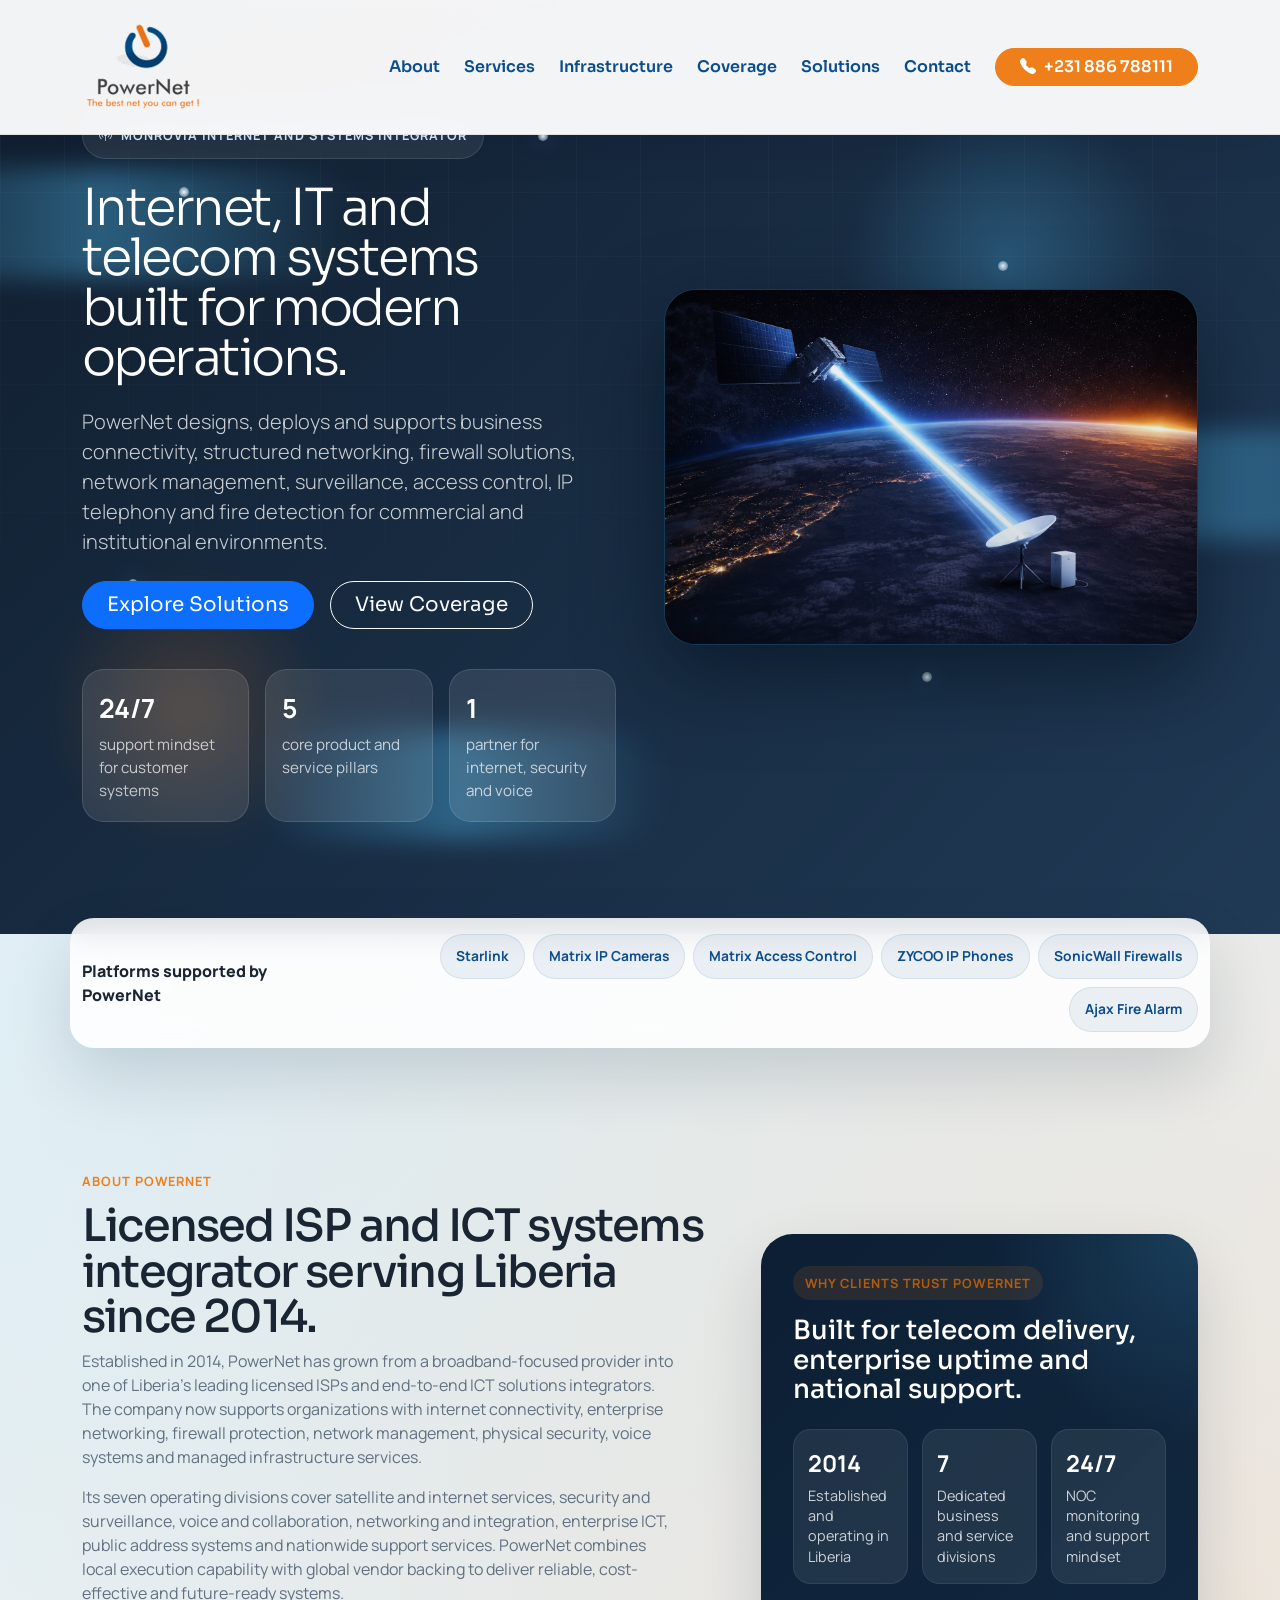
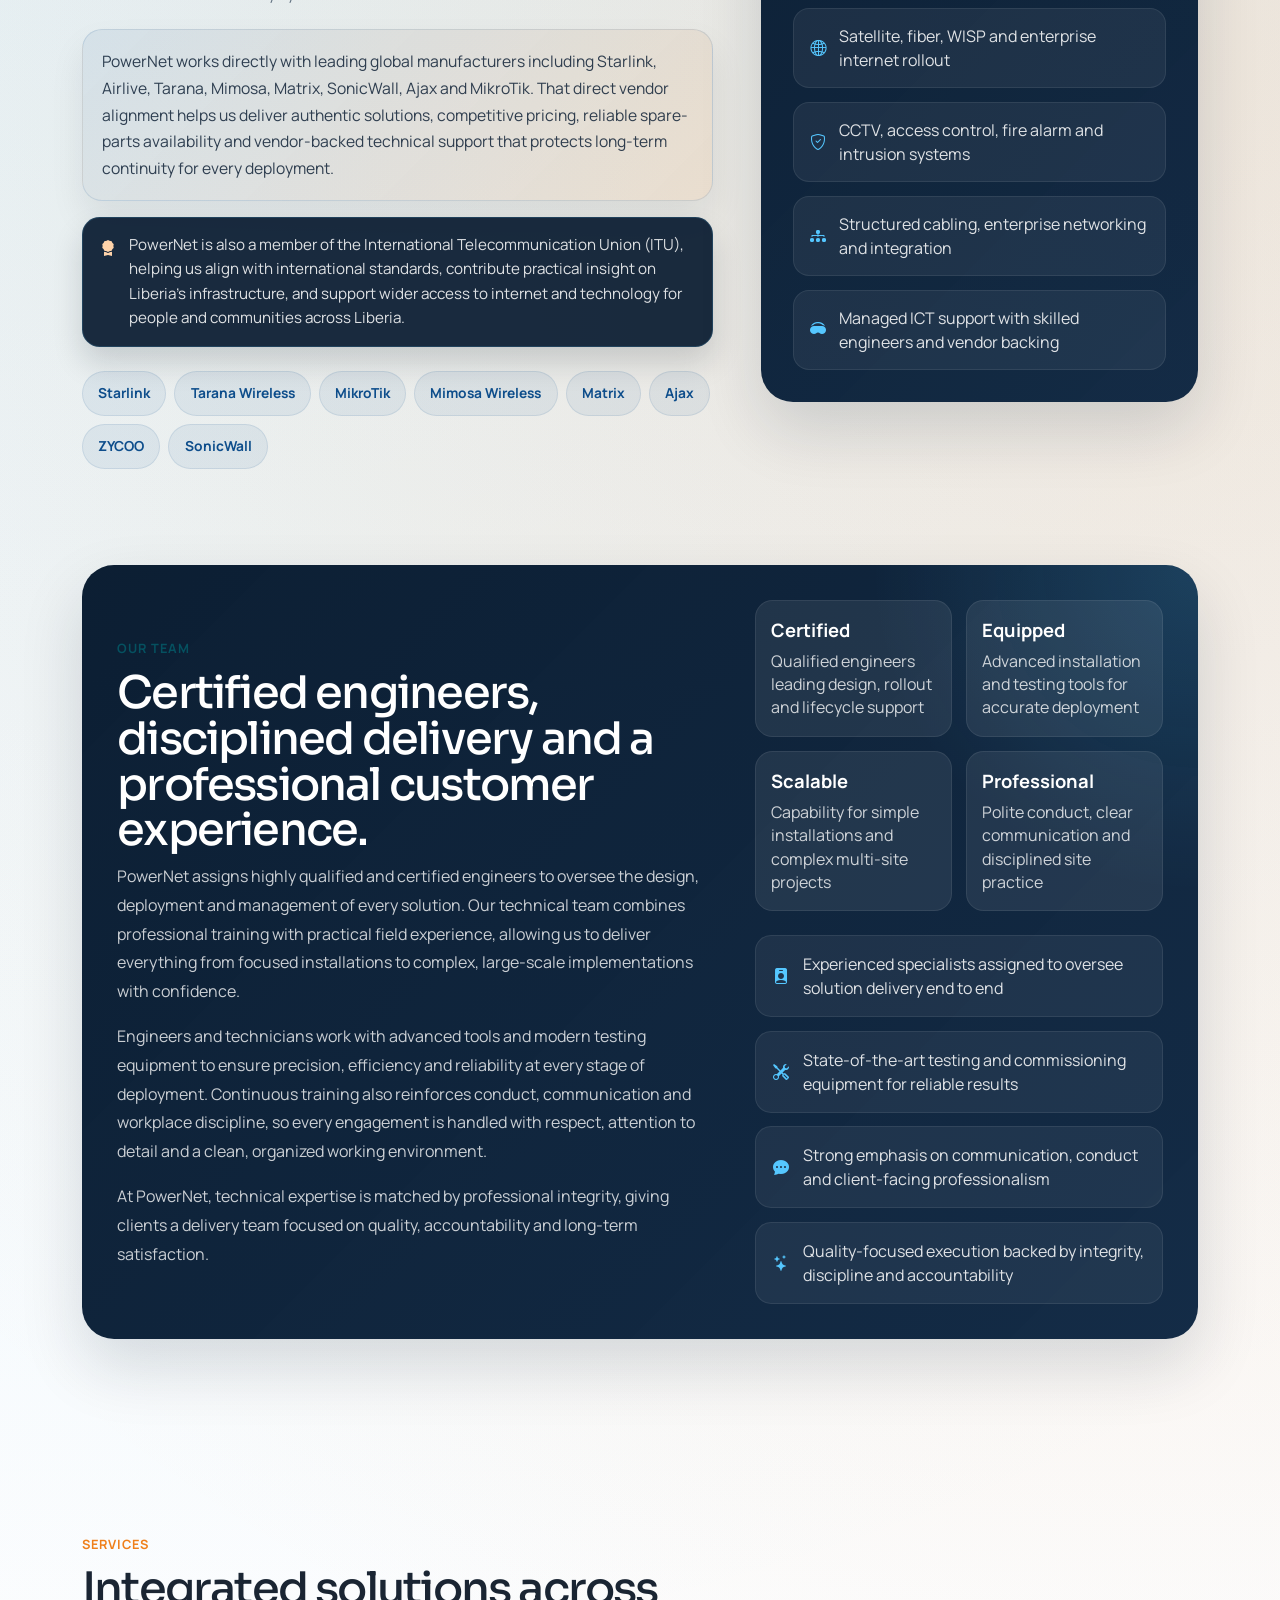
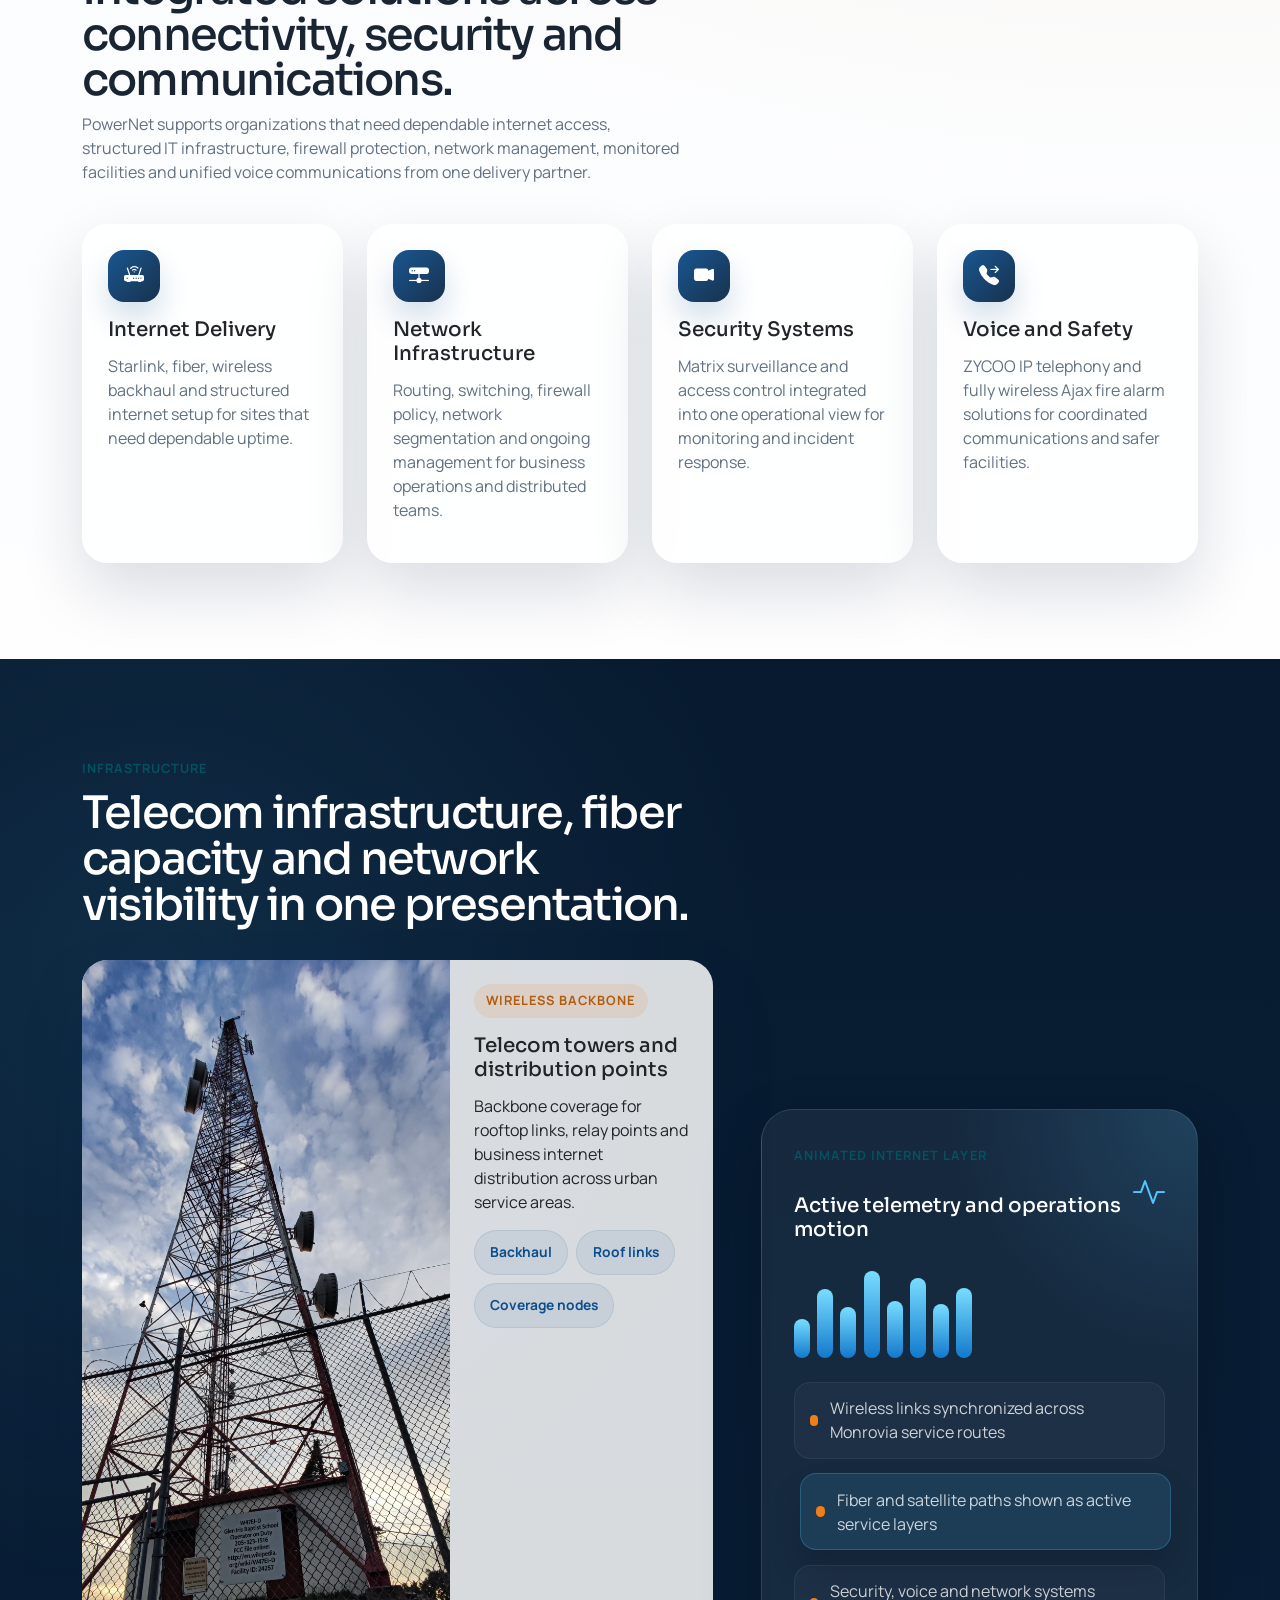
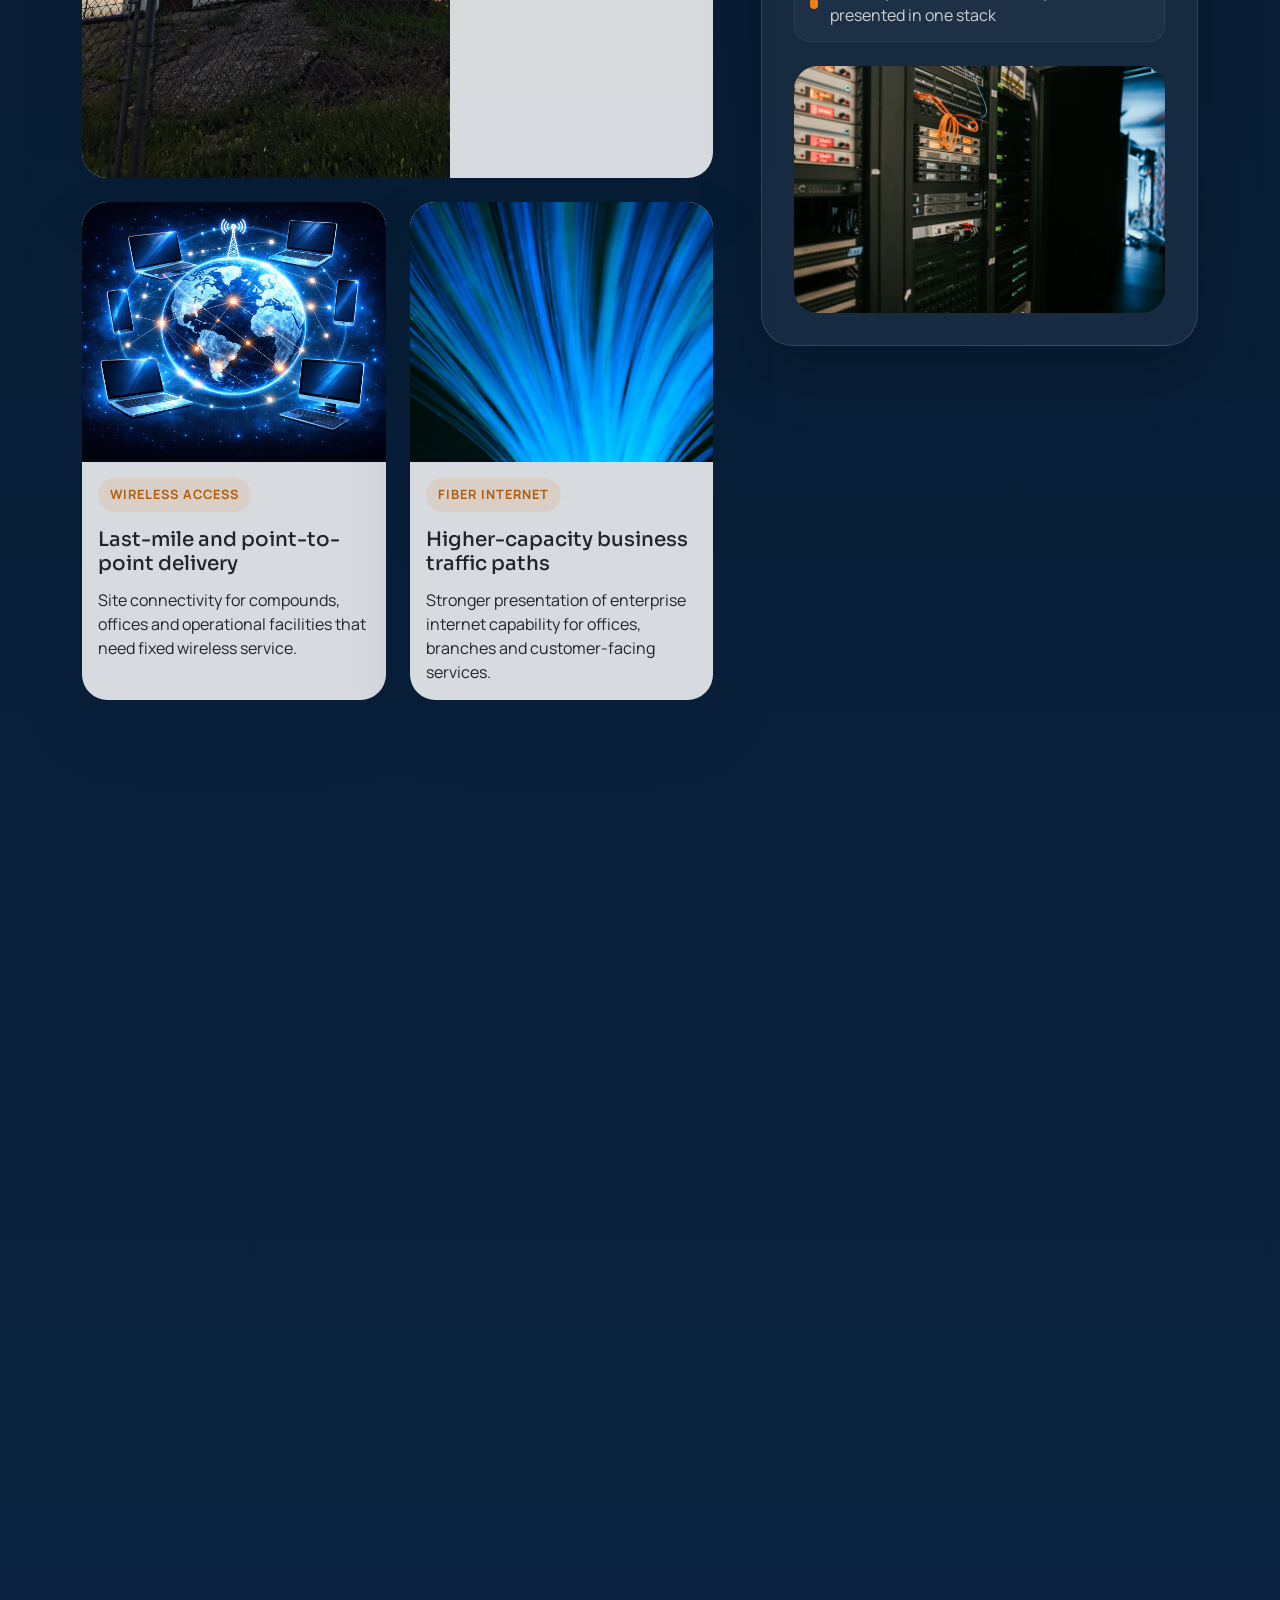
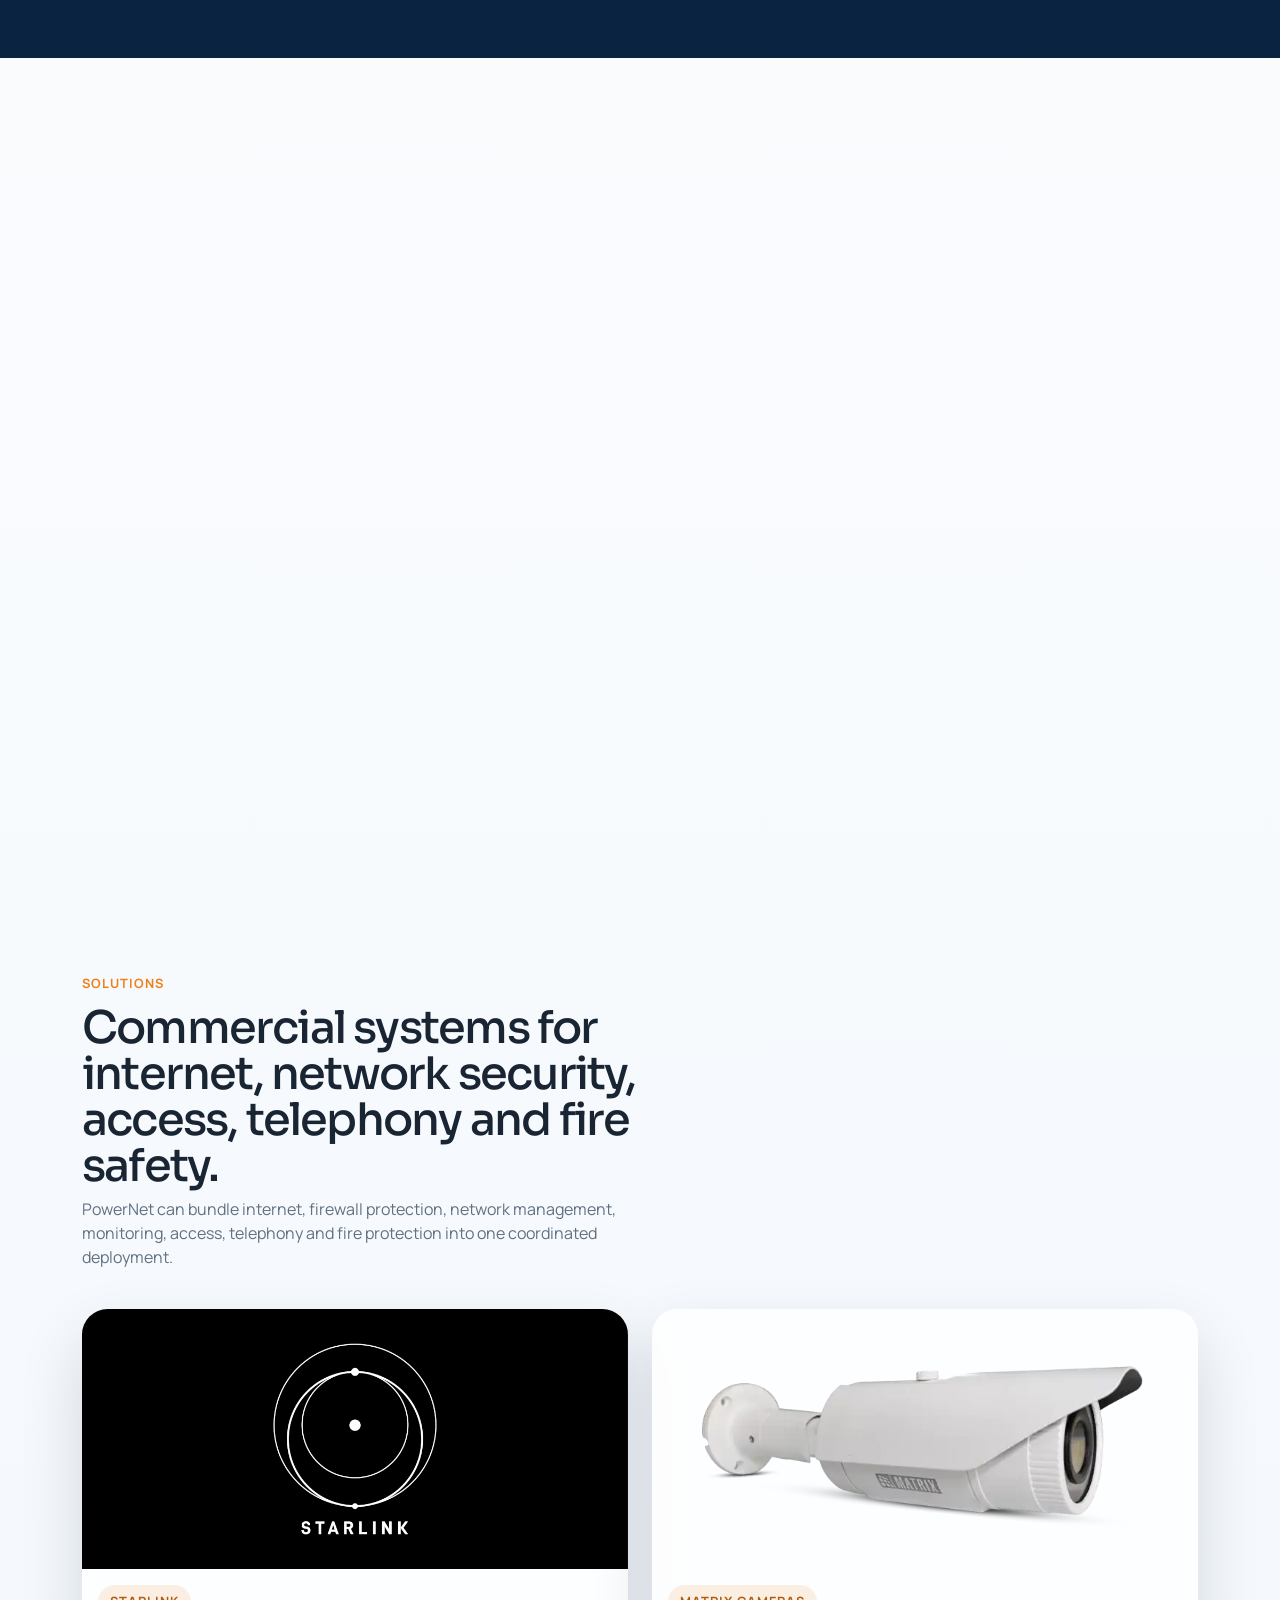
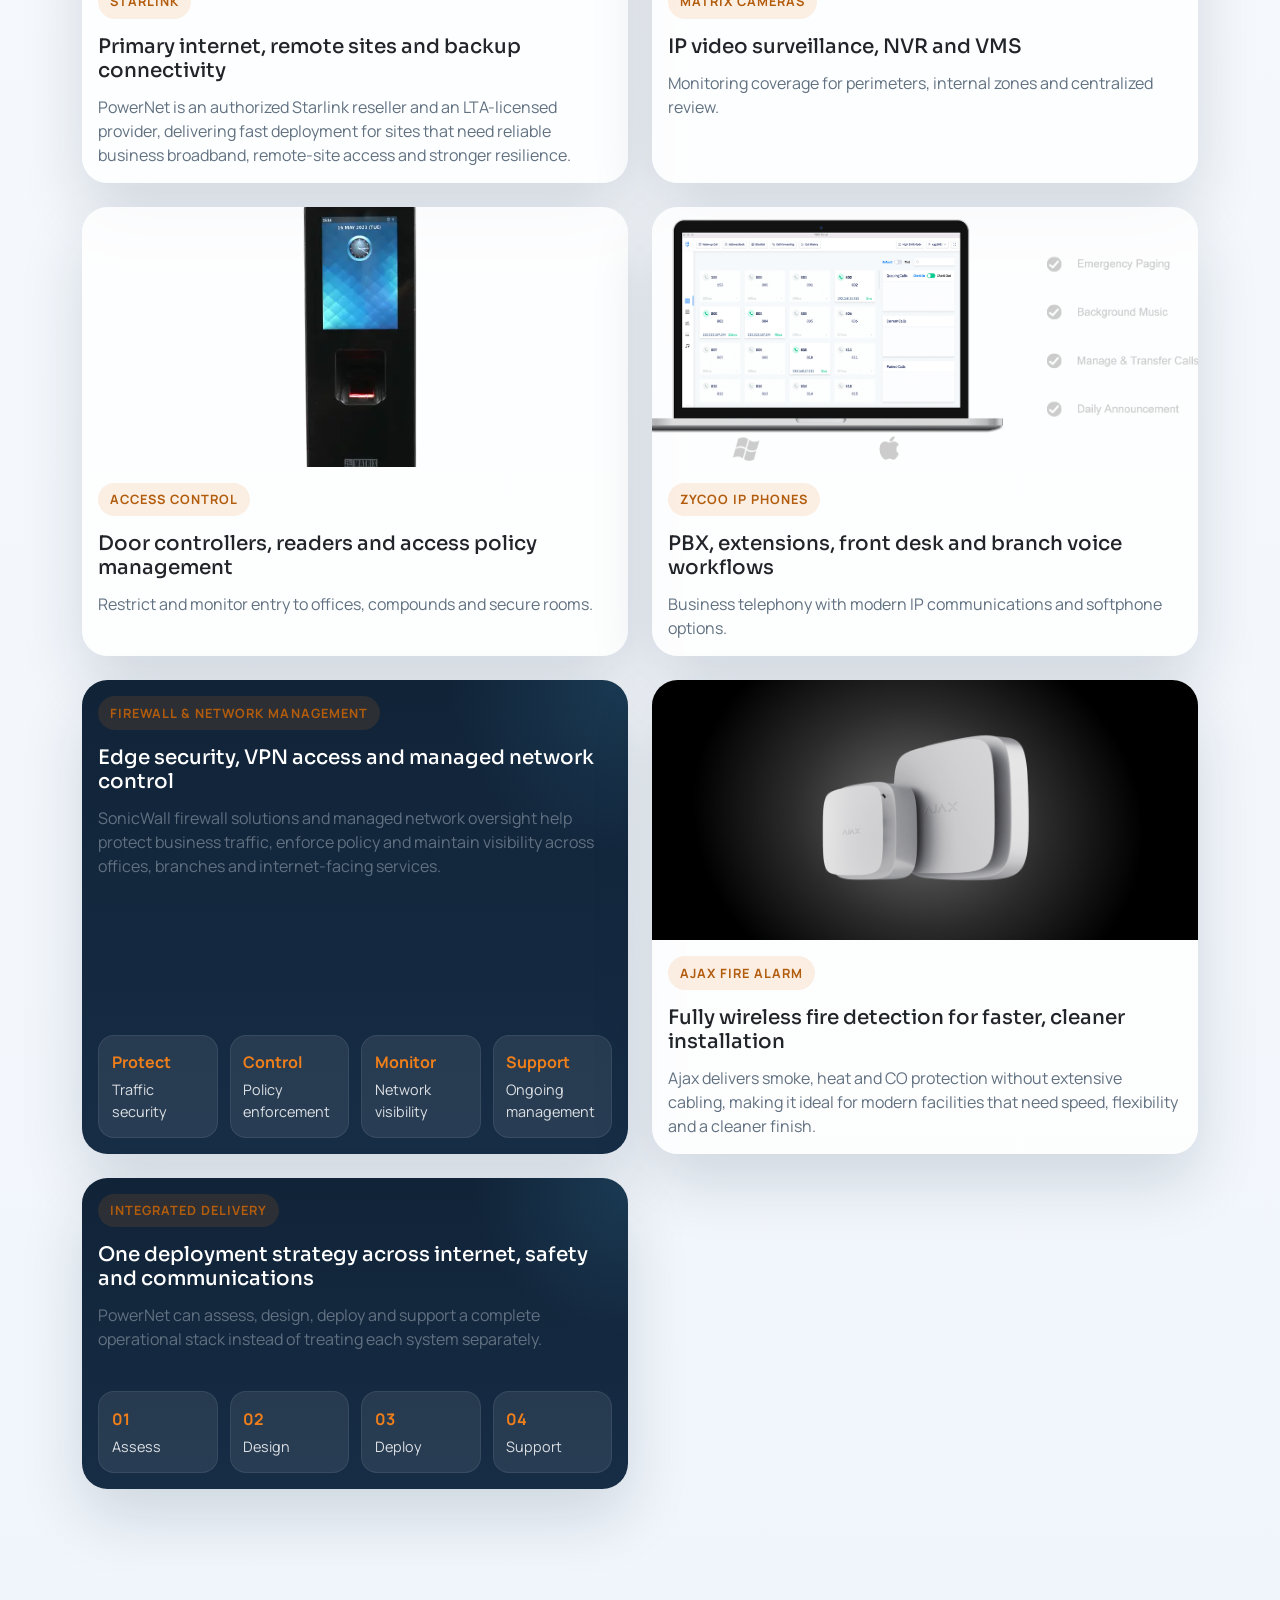
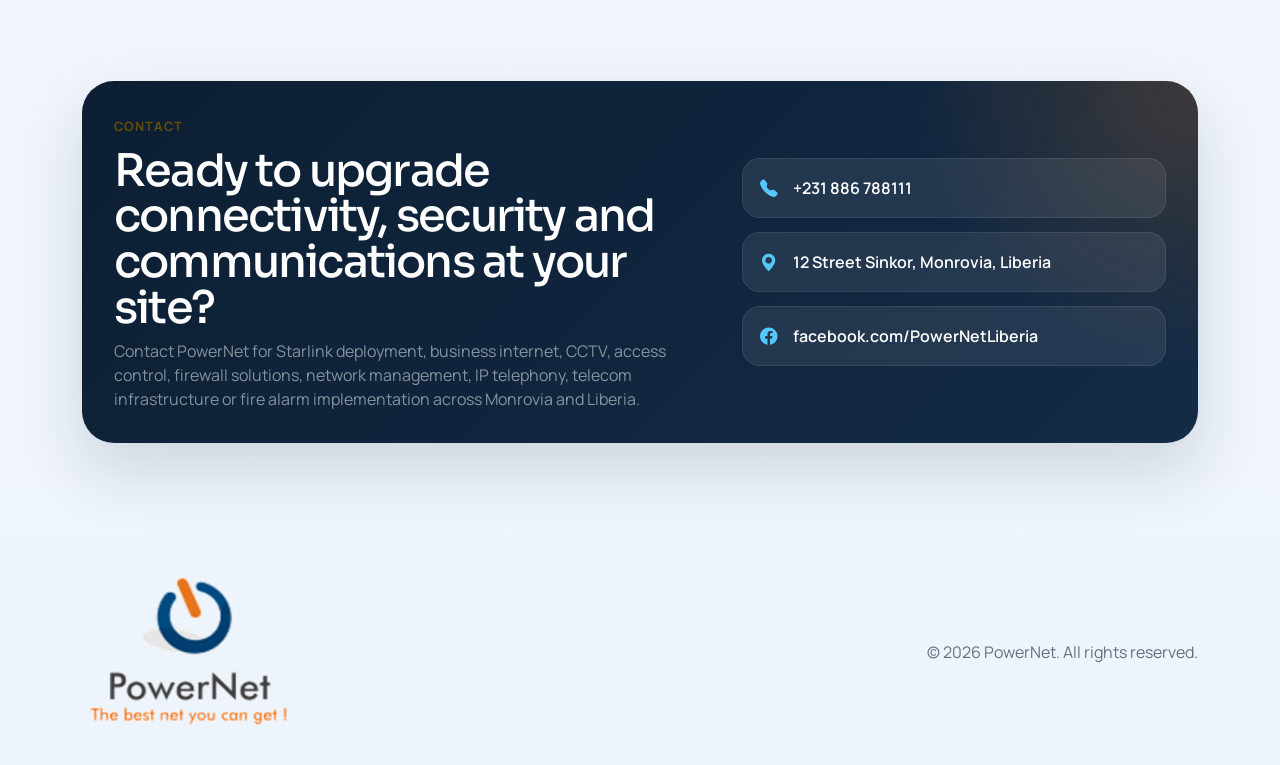
<file: index.html>
<!doctype html>
<html lang="en">
  <head>
    <meta charset="UTF-8" />
    <meta name="viewport" content="width=device-width, initial-scale=1" />
    <title>PowerNet | Internet, IT, Telecom and Security Solutions</title>
    <meta
      name="description"
      content="PowerNet delivers Starlink internet, telecom infrastructure, firewall solutions, network management, Matrix security systems, ZYCOO IP telephony and fully wireless Ajax fire detection for organizations across Monrovia and Liberia."
    />
    <link rel="icon" href="assets/logo-transparent.png" type="image/png" />
    <link rel="preconnect" href="https://fonts.googleapis.com" />
    <link rel="preconnect" href="https://fonts.gstatic.com" crossorigin />
    <link
      href="https://fonts.googleapis.com/css2?family=Manrope:wght@400;500;600;700;800&family=Sora:wght@500;600;700;800&display=swap"
      rel="stylesheet"
    />
    <link href="vendor/bootstrap/css/bootstrap.min.css" rel="stylesheet" />
    <link href="vendor/bootstrap-icons/font/bootstrap-icons.min.css" rel="stylesheet" />
    <link rel="stylesheet" href="styles.css" />
  </head>
  <body data-bs-spy="scroll" data-bs-target="#mainNav" data-bs-offset="96" tabindex="0">
    <nav id="mainNav" class="navbar navbar-expand-lg fixed-top navbar-light">
      <div class="container-xl">
        <a class="navbar-brand d-flex align-items-center" href="#top" aria-label="PowerNet home">
          <img src="assets/powernet-logo-stacked.png" alt="PowerNet" class="brand-logo img-fluid" />
        </a>
        <button
          class="navbar-toggler border-0 shadow-none"
          type="button"
          data-bs-toggle="collapse"
          data-bs-target="#navbarMenu"
          aria-controls="navbarMenu"
          aria-expanded="false"
          aria-label="Toggle navigation"
        >
          <span class="navbar-toggler-icon"></span>
        </button>
        <div id="navbarMenu" class="collapse navbar-collapse">
          <ul class="navbar-nav ms-auto align-items-lg-center gap-lg-2">
            <li class="nav-item"><a class="nav-link" href="#about">About</a></li>
            <li class="nav-item"><a class="nav-link" href="#services">Services</a></li>
            <li class="nav-item"><a class="nav-link" href="#infrastructure">Infrastructure</a></li>
            <li class="nav-item"><a class="nav-link" href="#coverage">Coverage</a></li>
            <li class="nav-item"><a class="nav-link" href="#solutions">Solutions</a></li>
            <li class="nav-item"><a class="nav-link" href="#contact">Contact</a></li>
          </ul>
          <div class="ms-lg-3 pt-3 pt-lg-0">
            <a class="btn header-call-btn rounded-pill px-4 fw-semibold" href="tel:+231886788111">
              <i class="bi bi-telephone-fill me-2"></i>+231 886 788111
            </a>
          </div>
        </div>
      </div>
    </nav>

    <header id="top" class="hero-section position-relative overflow-hidden">
      <div class="hero-orb orb-one"></div>
      <div class="hero-orb orb-two"></div>
      <div class="hero-grid-lines"></div>
      <div class="hero-data-ribbons" aria-hidden="true">
        <span></span>
        <span></span>
        <span></span>
      </div>
      <div class="hero-particle-cloud" aria-hidden="true">
        <span></span>
        <span></span>
        <span></span>
        <span></span>
        <span></span>
        <span></span>
      </div>
      <div class="container-xl position-relative">
        <div class="row align-items-center min-vh-100 py-6 gy-5 gx-lg-5">
          <div class="col-lg-6">
            <div class="reveal">
              <span class="eyebrow-chip">
                <i class="bi bi-broadcast-pin me-2"></i>Monrovia internet and systems integrator
              </span>
              <h1 class="display-3 hero-title mt-4">
                Internet, IT and telecom systems built for modern operations.
              </h1>
              <p class="lead hero-copy mt-4">
                PowerNet designs, deploys and supports business connectivity,
                structured networking, firewall solutions, network management,
                surveillance, access control, IP telephony and fire detection for
                commercial and institutional environments.
              </p>
              <div class="d-flex flex-wrap gap-3 mt-4">
                <a class="btn btn-primary btn-lg rounded-pill px-4" href="#solutions">
                  Explore Solutions
                </a>
                <a class="btn btn-outline-light btn-lg rounded-pill px-4" href="#coverage">
                  View Coverage
                </a>
              </div>
              <div class="hero-highlights row row-cols-1 row-cols-sm-3 g-3 mt-4">
                <div class="col">
                  <div class="metric-card h-100">
                    <strong>24/7</strong>
                    <span>support mindset for customer systems</span>
                  </div>
                </div>
                <div class="col">
                  <div class="metric-card h-100">
                    <strong>5</strong>
                    <span>core product and service pillars</span>
                  </div>
                </div>
                <div class="col">
                  <div class="metric-card h-100">
                    <strong>1</strong>
                    <span>partner for internet, security and voice</span>
                  </div>
                </div>
              </div>
            </div>
          </div>
          <div class="col-lg-6">
            <div class="hero-stage reveal">
              <div class="hero-image-card">
                <img
                  src="assets/Satelite%20Image.png"
                  alt="Satellite internet link between orbiting satellite and ground terminal"
                  class="hero-image img-fluid"
                />
              </div>
            </div>
          </div>
        </div>
      </div>
    </header>

    <section class="partner-band py-4">
      <div class="container-xl">
        <div class="row align-items-center gy-3">
          <div class="col-lg-3">
            <p class="partner-title mb-0">Platforms supported by PowerNet</p>
          </div>
          <div class="col-lg-9">
            <div class="d-flex flex-wrap gap-2 justify-content-lg-end">
              <span class="partner-chip">Starlink</span>
              <span class="partner-chip">Matrix IP Cameras</span>
              <span class="partner-chip">Matrix Access Control</span>
              <span class="partner-chip">ZYCOO IP Phones</span>
              <span class="partner-chip">SonicWall Firewalls</span>
              <span class="partner-chip">Ajax Fire Alarm</span>
            </div>
          </div>
        </div>
      </div>
    </section>

    <main>
      <section id="about" class="section-shell py-section">
        <div class="container-xl">
          <div class="row g-5 align-items-center">
            <div class="col-lg-7 reveal">
              <span class="section-eyebrow">About PowerNet</span>
              <h2 class="section-title">Licensed ISP and ICT systems integrator serving Liberia since 2014.</h2>
              <p class="section-copy">
                Established in 2014, PowerNet has grown from a broadband-focused
                provider into one of Liberia's leading licensed ISPs and end-to-end
                ICT solutions integrators. The company now supports organizations
                with internet connectivity, enterprise networking, firewall
                protection, network management, physical security, voice systems
                and managed infrastructure services.
              </p>
              <p class="section-copy mt-3">
                Its seven operating divisions cover satellite and internet services,
                security and surveillance, voice and collaboration, networking and
                integration, enterprise ICT, public address systems and nationwide
                support services. PowerNet combines local execution capability with
                global vendor backing to deliver reliable, cost-effective and future-ready systems.
              </p>
              <div class="manufacturer-note mt-4">
                <p class="mb-0">
                  PowerNet works directly with leading global manufacturers including
                  Starlink, Airlive, Tarana, Mimosa, Matrix, SonicWall, Ajax and
                  MikroTik. That direct vendor alignment helps us deliver authentic
                  solutions, competitive pricing, reliable spare-parts availability
                  and vendor-backed technical support that protects long-term
                  continuity for every deployment.
                </p>
              </div>
              <div class="trust-banner mt-3">
                <i class="bi bi-award-fill" aria-hidden="true"></i>
                <span>
                  PowerNet is also a member of the International Telecommunication
                  Union (ITU), helping us align with international standards,
                  contribute practical insight on Liberia's infrastructure, and
                  support wider access to internet and technology for people and
                  communities across Liberia.
                </span>
              </div>
              <div class="d-flex flex-wrap gap-2 mt-4">
                <span class="soft-pill">Starlink</span>
                <span class="soft-pill">Tarana Wireless</span>
                <span class="soft-pill">MikroTik</span>
                <span class="soft-pill">Mimosa Wireless</span>
                <span class="soft-pill">Matrix</span>
                <span class="soft-pill">Ajax</span>
                <span class="soft-pill">ZYCOO</span>
                <span class="soft-pill">SonicWall</span>
              </div>
            </div>

            <div class="col-lg-5 reveal">
              <div class="about-panel">
                <div class="about-topline">
                  <span class="tiny-chip about-chip">Why Clients Trust PowerNet</span>
                  <h3>Built for telecom delivery, enterprise uptime and national support.</h3>
                </div>

                <div class="about-stats mt-4">
                  <div>
                    <strong>2014</strong>
                    <span>Established and operating in Liberia</span>
                  </div>
                  <div>
                    <strong>7</strong>
                    <span>Dedicated business and service divisions</span>
                  </div>
                  <div>
                    <strong>24/7</strong>
                    <span>NOC monitoring and support mindset</span>
                  </div>
                </div>

                <div class="about-lines mt-4">
                  <div class="about-line">
                    <i class="bi bi-globe2"></i>
                    <span>Satellite, fiber, WISP and enterprise internet rollout</span>
                  </div>
                  <div class="about-line">
                    <i class="bi bi-shield-check"></i>
                    <span>CCTV, access control, fire alarm and intrusion systems</span>
                  </div>
                  <div class="about-line">
                    <i class="bi bi-diagram-3-fill"></i>
                    <span>Structured cabling, enterprise networking and integration</span>
                  </div>
                  <div class="about-line">
                    <i class="bi bi-headset-vr"></i>
                    <span>Managed ICT support with skilled engineers and vendor backing</span>
                  </div>
                </div>
              </div>
            </div>
          </div>
        </div>
      </section>

      <section id="team" class="section-shell pb-section">
        <div class="container-xl">
          <div class="team-panel reveal">
            <div class="row g-5 align-items-center">
              <div class="col-lg-7">
                <span class="section-eyebrow text-info-emphasis">Our Team</span>
                <h2 class="section-title text-white">Certified engineers, disciplined delivery and a professional customer experience.</h2>
                <p class="team-copy">
                  PowerNet assigns highly qualified and certified engineers to
                  oversee the design, deployment and management of every solution.
                  Our technical team combines professional training with practical
                  field experience, allowing us to deliver everything from focused
                  installations to complex, large-scale implementations with confidence.
                </p>
                <p class="team-copy">
                  Engineers and technicians work with advanced tools and modern
                  testing equipment to ensure precision, efficiency and reliability
                  at every stage of deployment. Continuous training also reinforces
                  conduct, communication and workplace discipline, so every engagement
                  is handled with respect, attention to detail and a clean, organized
                  working environment.
                </p>
                <p class="team-copy mb-0">
                  At PowerNet, technical expertise is matched by professional
                  integrity, giving clients a delivery team focused on quality,
                  accountability and long-term satisfaction.
                </p>
              </div>

              <div class="col-lg-5">
                <div class="team-grid">
                  <div class="team-metric">
                    <strong>Certified</strong>
                    <span>Qualified engineers leading design, rollout and lifecycle support</span>
                  </div>
                  <div class="team-metric">
                    <strong>Equipped</strong>
                    <span>Advanced installation and testing tools for accurate deployment</span>
                  </div>
                  <div class="team-metric">
                    <strong>Scalable</strong>
                    <span>Capability for simple installations and complex multi-site projects</span>
                  </div>
                  <div class="team-metric">
                    <strong>Professional</strong>
                    <span>Polite conduct, clear communication and disciplined site practice</span>
                  </div>
                </div>

                <div class="team-list mt-4">
                  <div class="team-line">
                    <i class="bi bi-person-badge-fill"></i>
                    <span>Experienced specialists assigned to oversee solution delivery end to end</span>
                  </div>
                  <div class="team-line">
                    <i class="bi bi-tools"></i>
                    <span>State-of-the-art testing and commissioning equipment for reliable results</span>
                  </div>
                  <div class="team-line">
                    <i class="bi bi-chat-dots-fill"></i>
                    <span>Strong emphasis on communication, conduct and client-facing professionalism</span>
                  </div>
                  <div class="team-line">
                    <i class="bi bi-stars"></i>
                    <span>Quality-focused execution backed by integrity, discipline and accountability</span>
                  </div>
                </div>
              </div>
            </div>
          </div>
        </div>
      </section>

      <section id="services" class="section-shell py-section">
        <div class="container-xl">
          <div class="row justify-content-between align-items-end g-4 mb-4">
            <div class="col-lg-7 reveal">
              <span class="section-eyebrow">Services</span>
              <h2 class="section-title">Integrated solutions across connectivity, security and communications.</h2>
              <p class="section-copy">
                PowerNet supports organizations that need dependable internet access,
                structured IT infrastructure, firewall protection, network
                management, monitored facilities and unified voice communications
                from one delivery partner.
              </p>
            </div>
          </div>

          <div class="row row-cols-1 row-cols-md-2 row-cols-xl-4 g-4">
            <div class="col reveal">
              <div class="card service-card h-100 border-0">
                <div class="card-body">
                  <span class="service-icon"><i class="bi bi-router-fill"></i></span>
                  <h3>Internet Delivery</h3>
                  <p>
                    Starlink, fiber, wireless backhaul and structured internet setup
                    for sites that need dependable uptime.
                  </p>
                </div>
              </div>
            </div>
            <div class="col reveal">
              <div class="card service-card h-100 border-0">
                <div class="card-body">
                  <span class="service-icon"><i class="bi bi-hdd-network-fill"></i></span>
                  <h3>Network Infrastructure</h3>
                  <p>
                    Routing, switching, firewall policy, network segmentation and
                    ongoing management for business operations and distributed teams.
                  </p>
                </div>
              </div>
            </div>
            <div class="col reveal">
              <div class="card service-card h-100 border-0">
                <div class="card-body">
                  <span class="service-icon"><i class="bi bi-camera-video-fill"></i></span>
                  <h3>Security Systems</h3>
                  <p>
                    Matrix surveillance and access control integrated into one
                    operational view for monitoring and incident response.
                  </p>
                </div>
              </div>
            </div>
            <div class="col reveal">
              <div class="card service-card h-100 border-0">
                <div class="card-body">
                  <span class="service-icon"><i class="bi bi-telephone-forward-fill"></i></span>
                  <h3>Voice and Safety</h3>
                  <p>
                    ZYCOO IP telephony and fully wireless Ajax fire alarm solutions
                    for coordinated communications and safer facilities.
                  </p>
                </div>
              </div>
            </div>
          </div>
        </div>
      </section>

      <section id="infrastructure" class="section-shell section-dark py-section">
        <div class="container-xl">
          <div class="row g-5 align-items-center">
            <div class="col-lg-7">
              <div class="reveal">
                <span class="section-eyebrow text-info-emphasis">Infrastructure</span>
                <h2 class="section-title text-white">
                  Telecom infrastructure, fiber capacity and network visibility in one presentation.
                </h2>
              </div>
              <div class="row g-4 mt-1">
                <div class="col-12 reveal">
                  <div class="card infra-card h-100 border-0 overflow-hidden">
                    <div class="row g-0 h-100">
                      <div class="col-md-7">
                        <img
                          src="assets/wireless-access-hq.jpg"
                          class="w-100 h-100 object-fit-cover"
                          style="object-position: center top;"
                          alt="High-resolution telecom tower"
                        />
                      </div>
                      <div class="col-md-5">
                        <div class="card-body p-4">
                          <span class="tiny-chip">Wireless Backbone</span>
                          <h3>Telecom towers and distribution points</h3>
                          <p>
                            Backbone coverage for rooftop links, relay points and
                            business internet distribution across urban service areas.
                          </p>
                          <div class="d-flex flex-wrap gap-2 mt-3">
                            <span class="soft-pill">Backhaul</span>
                            <span class="soft-pill">Roof links</span>
                            <span class="soft-pill">Coverage nodes</span>
                          </div>
                        </div>
                      </div>
                    </div>
                  </div>
                </div>
                <div class="col-md-6 reveal">
                  <div class="card infra-card h-100 border-0 overflow-hidden">
                    <img
                      src="assets/P2P.png"
                      class="card-img-top infra-thumb"
                      style="object-position: center center;"
                      alt="Point-to-point wireless connectivity"
                    />
                    <div class="card-body">
                      <span class="tiny-chip">Wireless Access</span>
                      <h3>Last-mile and point-to-point delivery</h3>
                      <p class="mb-0">
                        Site connectivity for compounds, offices and operational
                        facilities that need fixed wireless service.
                      </p>
                    </div>
                  </div>
                </div>
                <div class="col-md-6 reveal">
                  <div class="card infra-card h-100 border-0 overflow-hidden">
                    <img
                      src="assets/fiber-business.jpg"
                      class="card-img-top infra-thumb"
                      alt="Fiber optic internet data"
                    />
                    <div class="card-body">
                      <span class="tiny-chip">Fiber Internet</span>
                      <h3>Higher-capacity business traffic paths</h3>
                      <p class="mb-0">
                        Stronger presentation of enterprise internet capability for
                        offices, branches and customer-facing services.
                      </p>
                    </div>
                  </div>
                </div>
              </div>
            </div>

            <div class="col-lg-5">
              <div class="ops-panel reveal">
                <div class="ops-header d-flex align-items-center justify-content-between">
                  <div>
                    <span class="section-eyebrow text-info-emphasis">Animated Internet Layer</span>
                    <h3 class="text-white mb-0">Active telemetry and operations motion</h3>
                  </div>
                  <i class="bi bi-activity ops-icon"></i>
                </div>

                <div class="traffic-bars mt-4" aria-hidden="true">
                  <span></span>
                  <span></span>
                  <span></span>
                  <span></span>
                  <span></span>
                  <span></span>
                  <span></span>
                  <span></span>
                </div>

                <div class="network-log mt-4">
                  <div class="log-row">
                    <span class="log-dot"></span>
                    <span>Wireless links synchronized across Monrovia service routes</span>
                  </div>
                  <div class="log-row">
                    <span class="log-dot"></span>
                    <span>Fiber and satellite paths shown as active service layers</span>
                  </div>
                  <div class="log-row">
                    <span class="log-dot"></span>
                    <span>Security, voice and network systems presented in one stack</span>
                  </div>
                </div>

                <div class="ops-image-wrap mt-4">
                  <img
                    src="assets/network-rack.jpg"
                    class="img-fluid rounded-4"
                    alt="Network rack and telecom equipment"
                  />
                </div>
              </div>
            </div>
          </div>

          <div class="backbone-shell reveal mt-5">
            <div class="row g-4 align-items-start">
              <div class="col-lg-7">
                <span class="section-eyebrow text-info-emphasis">Connectivity &amp; Infrastructure</span>
                <h3 class="text-white backbone-title">
                  Redundant international capacity, resilient access design and business-grade last-mile delivery.
                </h3>
                <p class="backbone-copy">
                  PowerNet maintains strong international and regional connectivity
                  through 4G capacity via Lisbon, 1G via Paris and a terrestrial
                  route to Abidjan, all delivered through CCL. The network is backed
                  by IP Transit from Spain, a primary POP in Lisbon, an additional
                  POP at CCL and multiple redundant paths into Europe through the
                  ACE submarine cable system.
                </p>
                <p class="backbone-copy">
                  Our Network Operations Center is connected through dedicated
                  CSquared fiber with a redundant wireless point-to-point link.
                  Tarana and Mimosa platforms operating in the 5 and 6 GHz bands
                  support both point-to-point and point-to-multipoint deployments,
                  with throughput of more than 1 Gbps per link.
                </p>
                <p class="backbone-copy mb-0">
                  PowerNet is engineered for 99.9% uptime, with latency to Europe
                  not exceeding 120 ms. Towers are interconnected in an X pattern
                  so traffic reroutes automatically in the event of equipment or
                  tower failure. Customer links are provisioned from your premises
                  to one of our towers or direct fiber, then into our 12th Street,
                  Sinkor backbone, using a Tarana or Mimosa CPE, router and bandwidth
                  management platform for stable performance and remote monitoring.
                </p>
              </div>

              <div class="col-lg-5">
                <div class="backbone-grid">
                  <div class="backbone-stat">
                    <strong>99.9%</strong>
                    <span>Guaranteed uptime target across the network platform</span>
                  </div>
                  <div class="backbone-stat">
                    <strong>&lt;120 ms</strong>
                    <span>Latency target to Europe for stable international performance</span>
                  </div>
                  <div class="backbone-stat">
                    <strong>X-Path</strong>
                    <span>Tower interconnection in an X pattern for automatic rerouting</span>
                  </div>
                  <div class="backbone-stat">
                    <strong>1+ Gbps</strong>
                    <span>Throughput capability per wireless link in supported deployments</span>
                  </div>
                </div>

                <div class="backbone-list mt-4">
                  <div class="backbone-line">
                    <i class="bi bi-diagram-3"></i>
                    <span>Automatic failover to the next operational link during tower or hardware failure</span>
                  </div>
                  <div class="backbone-line">
                    <i class="bi bi-broadcast-pin"></i>
                    <span>Tarana and Mimosa access layers for P2P and point-to-multipoint rollout</span>
                  </div>
                  <div class="backbone-line">
                    <i class="bi bi-router-fill"></i>
                    <span>Router and bandwidth management systems for remote link visibility and control</span>
                  </div>
                  <div class="backbone-line">
                    <i class="bi bi-hdd-network-fill"></i>
                    <span>Direct integration from customer premises to the Sinkor backbone</span>
                  </div>
                </div>
              </div>
            </div>
          </div>
        </div>
      </section>

      <section id="coverage" class="section-shell py-section">
        <div class="container-xl">
          <div class="row g-5 align-items-center">
            <div class="col-lg-5 reveal">
              <span class="section-eyebrow">Coverage</span>
              <h2 class="section-title">Liberia-wide coverage with stronger wireless reach and expanding fiber access.</h2>
              <p class="section-copy">
                The updated map now shows Liberia at country scale, with wireless
                coverage highlighted around Monrovia, ELWA, Congo Town and the
                Harbel / RIA area for a clearer view of the current service footprint.
              </p>
              <p class="section-copy mt-3">
                It also shows fiber availability reaching through additional
                locations, extending up to Buchanan and Ganta from the PowerNet
                backbone.
              </p>
              <div class="d-flex flex-wrap gap-2 mt-4">
                <span class="soft-pill">Monrovia</span>
                <span class="soft-pill">ELWA</span>
                <span class="soft-pill">Congo Town</span>
                <span class="soft-pill">Harbel / RIA</span>
                <span class="soft-pill">Buchanan Fiber</span>
                <span class="soft-pill">Ganta Fiber</span>
              </div>
            </div>
            <div class="col-lg-7 reveal">
              <div class="coverage-card">
                <div class="coverage-visual">
                  <img
                    src="assets/Coverage%202.png?v=1"
                    class="img-fluid"
                    alt="PowerNet coverage map of Liberia with wireless and fiber reach"
                  />
                </div>
              </div>
            </div>
          </div>
        </div>
      </section>

      <section id="solutions" class="section-shell py-section">
        <div class="container-xl">
          <div class="row justify-content-between align-items-end g-4 mb-4">
            <div class="col-lg-7 reveal">
              <span class="section-eyebrow">Solutions</span>
              <h2 class="section-title">Commercial systems for internet, network security, access, telephony and fire safety.</h2>
              <p class="section-copy">
                PowerNet can bundle internet, firewall protection, network
                management, monitoring, access, telephony and fire protection into
                one coordinated deployment.
              </p>
            </div>
          </div>

          <div class="row row-cols-1 row-cols-lg-2 g-4">
            <div class="col reveal">
              <div class="card solution-card h-100 border-0 overflow-hidden">
                <img
                  src="assets/starlink-share.png"
                  class="card-img-top solution-image"
                  alt="Starlink internet"
                />
                <div class="card-body">
                  <span class="tiny-chip">Starlink</span>
                  <h3>Primary internet, remote sites and backup connectivity</h3>
                  <p class="mb-0">
                    PowerNet is an authorized Starlink reseller and an
                    LTA-licensed provider, delivering fast deployment for sites
                    that need reliable business broadband, remote-site access and
                    stronger resilience.
                  </p>
                </div>
              </div>
            </div>
            <div class="col reveal">
              <div class="card solution-card h-100 border-0 overflow-hidden">
                <img
                  src="assets/matrix-cameras.webp"
                  class="card-img-top solution-image"
                  alt="Matrix IP cameras"
                />
                <div class="card-body">
                  <span class="tiny-chip">Matrix Cameras</span>
                  <h3>IP video surveillance, NVR and VMS</h3>
                  <p class="mb-0">
                    Monitoring coverage for perimeters, internal zones and
                    centralized review.
                  </p>
                </div>
              </div>
            </div>
            <div class="col reveal">
              <div class="card solution-card h-100 border-0 overflow-hidden">
                <img
                  src="assets/matrix-access.webp"
                  class="card-img-top solution-image"
                  alt="Matrix access control"
                />
                <div class="card-body">
                  <span class="tiny-chip">Access Control</span>
                  <h3>Door controllers, readers and access policy management</h3>
                  <p class="mb-0">
                    Restrict and monitor entry to offices, compounds and secure rooms.
                  </p>
                </div>
              </div>
            </div>
            <div class="col reveal">
              <div class="card solution-card h-100 border-0 overflow-hidden">
                <img
                  src="assets/zycoo-panel.png"
                  class="card-img-top solution-image"
                  alt="ZYCOO IP phones"
                />
                <div class="card-body">
                  <span class="tiny-chip">ZYCOO IP Phones</span>
                  <h3>PBX, extensions, front desk and branch voice workflows</h3>
                  <p class="mb-0">
                    Business telephony with modern IP communications and softphone options.
                  </p>
                </div>
              </div>
            </div>
            <div class="col reveal">
              <div class="card solution-card h-100 border-0 overflow-hidden">
                <div class="card-body d-flex flex-column justify-content-between solution-summary-card">
                  <div>
                    <span class="tiny-chip">Firewall &amp; Network Management</span>
                    <h3>Edge security, VPN access and managed network control</h3>
                    <p>
                      SonicWall firewall solutions and managed network oversight help
                      protect business traffic, enforce policy and maintain
                      visibility across offices, branches and internet-facing services.
                    </p>
                  </div>
                  <div class="integration-steps mt-4">
                    <div><strong>Protect</strong><span>Traffic security</span></div>
                    <div><strong>Control</strong><span>Policy enforcement</span></div>
                    <div><strong>Monitor</strong><span>Network visibility</span></div>
                    <div><strong>Support</strong><span>Ongoing management</span></div>
                  </div>
                </div>
              </div>
            </div>
            <div class="col reveal">
              <div class="card solution-card h-100 border-0 overflow-hidden">
                <img
                  src="assets/ajax-fire.jpg"
                  class="card-img-top solution-image"
                  alt="Ajax fire alarm"
                />
                <div class="card-body">
                  <span class="tiny-chip">Ajax Fire Alarm</span>
                  <h3>Fully wireless fire detection for faster, cleaner installation</h3>
                  <p class="mb-0">
                    Ajax delivers smoke, heat and CO protection without extensive
                    cabling, making it ideal for modern facilities that need speed,
                    flexibility and a cleaner finish.
                  </p>
                </div>
              </div>
            </div>
            <div class="col reveal">
              <div class="card solution-card h-100 border-0 overflow-hidden">
                <div class="card-body d-flex flex-column justify-content-between solution-summary-card">
                  <div>
                    <span class="tiny-chip">Integrated Delivery</span>
                    <h3>One deployment strategy across internet, safety and communications</h3>
                    <p>
                      PowerNet can assess, design, deploy and support a complete
                      operational stack instead of treating each system separately.
                    </p>
                  </div>
                  <div class="integration-steps mt-4">
                    <div><strong>01</strong><span>Assess</span></div>
                    <div><strong>02</strong><span>Design</span></div>
                    <div><strong>03</strong><span>Deploy</span></div>
                    <div><strong>04</strong><span>Support</span></div>
                  </div>
                </div>
              </div>
            </div>
          </div>
        </div>
      </section>

      <section id="contact" class="section-shell py-section">
        <div class="container-xl">
          <div class="cta-panel reveal">
            <div class="row g-4 align-items-center">
              <div class="col-lg-7">
                <span class="section-eyebrow text-warning-emphasis">Contact</span>
                <h2 class="section-title text-white">
                  Ready to upgrade connectivity, security and communications at your site?
                </h2>
                <p class="section-copy text-white-50 mb-0">
                  Contact PowerNet for Starlink deployment, business internet,
                  CCTV, access control, firewall solutions, network management,
                  IP telephony, telecom infrastructure or fire alarm implementation
                  across Monrovia and Liberia.
                </p>
              </div>
              <div class="col-lg-5">
                <div class="contact-stack">
                  <a class="contact-line" href="tel:+231886788111">
                    <i class="bi bi-telephone-fill"></i>
                    <span>+231 886 788111</span>
                  </a>
                  <div class="contact-line">
                    <i class="bi bi-geo-alt-fill"></i>
                    <span>12 Street Sinkor, Monrovia, Liberia</span>
                  </div>
                  <a
                    class="contact-line"
                    href="https://www.facebook.com/PowerNetLiberia"
                    target="_blank"
                    rel="noreferrer"
                  >
                    <i class="bi bi-facebook"></i>
                    <span>facebook.com/PowerNetLiberia</span>
                  </a>
                </div>
              </div>
            </div>
          </div>
        </div>
      </section>
    </main>

    <footer class="site-footer py-4">
      <div class="container-xl">
        <div class="d-flex flex-column flex-lg-row justify-content-between align-items-lg-center gap-3">
          <div class="d-flex align-items-center gap-3">
            <img src="assets/powernet-logo-stacked.png" alt="PowerNet" class="footer-logo img-fluid" />
          </div>
          <p class="mb-0 footer-copy">&copy; <span id="year"></span> PowerNet. All rights reserved.</p>
        </div>
      </div>
    </footer>

    <script src="vendor/bootstrap/js/bootstrap.bundle.min.js"></script>
    <script src="script.js"></script>
  </body>
</html>
</file>
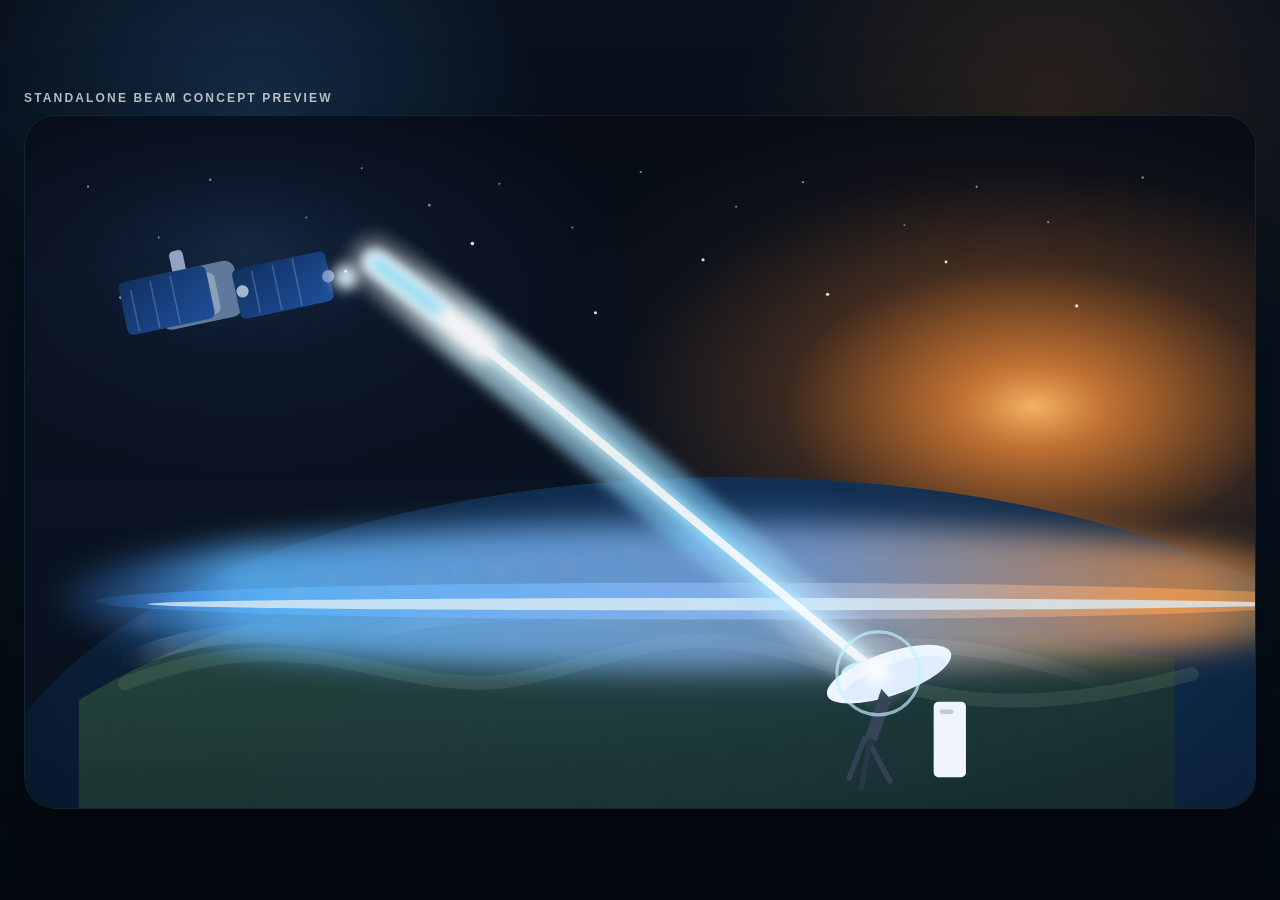
<file: beam-concept-preview.html>
<!doctype html>
<html lang="en">
  <head>
    <meta charset="UTF-8" />
    <meta name="viewport" content="width=device-width, initial-scale=1.0" />
    <title>PowerNet Beam Concept Preview</title>
    <style>
      :root {
        color-scheme: dark;
      }

      * {
        box-sizing: border-box;
      }

      body {
        margin: 0;
        min-height: 100vh;
        display: grid;
        place-items: center;
        padding: 24px;
        font-family: "Segoe UI", Arial, sans-serif;
        background:
          radial-gradient(circle at 20% 12%, rgba(80, 168, 255, 0.18), transparent 22%),
          radial-gradient(circle at 82% 14%, rgba(239, 127, 26, 0.16), transparent 24%),
          linear-gradient(180deg, #08111d 0%, #071321 48%, #040910 100%);
      }

      .preview-shell {
        width: min(1240px, 100%);
      }

      .preview-kicker {
        margin: 0 0 10px;
        color: rgba(255, 255, 255, 0.7);
        font-size: 12px;
        font-weight: 700;
        letter-spacing: 0.18em;
        text-transform: uppercase;
      }

      .preview-frame {
        overflow: hidden;
        border-radius: 32px;
        border: 1px solid rgba(122, 202, 255, 0.14);
        box-shadow: 0 40px 100px rgba(0, 0, 0, 0.42);
        background: #040910;
      }

      svg {
        display: block;
        width: 100%;
        height: auto;
      }

      .beam-glow {
        animation: beamPulse 2.2s ease-in-out infinite;
      }

      .beam-core {
        animation: beamPulse 1.7s ease-in-out infinite;
      }

      .beam-trace {
        stroke-dasharray: 180 1500;
        animation: beamTravel 1.5s linear infinite;
      }

      .beam-trace-secondary {
        stroke-dasharray: 100 1580;
        animation: beamTravel 1.5s linear infinite -0.75s;
      }

      .source-flare {
        animation: sourceBlink 1.6s ease-in-out infinite;
      }

      .target-ring {
        transform-origin: 1110px 725px;
        animation: ringExpand 2s ease-out infinite;
      }

      .target-ring.delay {
        animation-delay: 1s;
      }

      .dish-glow {
        animation: dishBlink 1.6s ease-in-out infinite 0.25s;
      }

      .satellite-drift {
        transform-origin: 265px 190px;
        animation: satelliteFloat 6s ease-in-out infinite;
      }

      .stars-near {
        animation: starTwinkle 3.2s ease-in-out infinite;
      }

      .stars-far {
        animation: starTwinkle 4.6s ease-in-out infinite -1.2s;
      }

      .cloud-drift {
        animation: cloudDrift 18s ease-in-out infinite alternate;
      }

      @keyframes beamPulse {
        0%, 100% {
          opacity: 0.84;
        }
        50% {
          opacity: 1;
        }
      }

      @keyframes beamTravel {
        from {
          stroke-dashoffset: 1680;
          opacity: 0;
        }
        8% {
          opacity: 1;
        }
        92% {
          opacity: 1;
        }
        to {
          stroke-dashoffset: 0;
          opacity: 0;
        }
      }

      @keyframes sourceBlink {
        0%, 100% {
          opacity: 0.72;
        }
        50% {
          opacity: 1;
        }
      }

      @keyframes ringExpand {
        0% {
          opacity: 0.72;
          transform: scale(0.78);
        }
        100% {
          opacity: 0;
          transform: scale(1.7);
        }
      }

      @keyframes dishBlink {
        0%, 100% {
          opacity: 0.38;
        }
        50% {
          opacity: 0.88;
        }
      }

      @keyframes satelliteFloat {
        0%, 100% {
          transform: translateY(0px) rotate(-12deg);
        }
        50% {
          transform: translateY(-8px) rotate(-11deg);
        }
      }

      @keyframes starTwinkle {
        0%, 100% {
          opacity: 0.6;
        }
        50% {
          opacity: 1;
        }
      }

      @keyframes cloudDrift {
        0% {
          transform: translateX(0px);
        }
        100% {
          transform: translateX(18px);
        }
      }
    </style>
  </head>
  <body>
    <div class="preview-shell">
      <p class="preview-kicker">Standalone Beam Concept Preview</p>
      <div class="preview-frame">
        <svg viewBox="0 0 1600 900" role="img" aria-label="Animated concept showing a satellite transmitting a light beam to an earth station">
          <defs>
            <linearGradient id="skyGradient" x1="0" y1="0" x2="0" y2="1">
              <stop offset="0%" stop-color="#060b14" />
              <stop offset="55%" stop-color="#0a1321" />
              <stop offset="100%" stop-color="#07111e" />
            </linearGradient>
            <radialGradient id="sunGlow" cx="82%" cy="42%" r="34%">
              <stop offset="0%" stop-color="rgba(255,190,102,0.95)" />
              <stop offset="18%" stop-color="rgba(255,146,57,0.72)" />
              <stop offset="60%" stop-color="rgba(255,133,30,0.16)" />
              <stop offset="100%" stop-color="rgba(255,133,30,0)" />
            </radialGradient>
            <radialGradient id="skyBloomLeft" cx="18%" cy="20%" r="32%">
              <stop offset="0%" stop-color="rgba(88,164,255,0.18)" />
              <stop offset="45%" stop-color="rgba(57,120,212,0.08)" />
              <stop offset="100%" stop-color="rgba(57,120,212,0)" />
            </radialGradient>
            <radialGradient id="skyBloomRight" cx="78%" cy="28%" r="34%">
              <stop offset="0%" stop-color="rgba(255,149,73,0.12)" />
              <stop offset="48%" stop-color="rgba(255,149,73,0.05)" />
              <stop offset="100%" stop-color="rgba(255,149,73,0)" />
            </radialGradient>
            <radialGradient id="earthGlow" cx="44%" cy="14%" r="74%">
              <stop offset="0%" stop-color="#204a80" />
              <stop offset="46%" stop-color="#0e2540" />
              <stop offset="100%" stop-color="#060b14" />
            </radialGradient>
            <radialGradient id="oceanSurface" cx="52%" cy="18%" r="76%">
              <stop offset="0%" stop-color="#163d6c" />
              <stop offset="34%" stop-color="#102b4b" />
              <stop offset="70%" stop-color="#091a2f" />
              <stop offset="100%" stop-color="#050c15" />
            </radialGradient>
            <linearGradient id="landSurface" x1="0" y1="0" x2="1" y2="1">
              <stop offset="0%" stop-color="#3b5f46" />
              <stop offset="45%" stop-color="#284635" />
              <stop offset="100%" stop-color="#1a2f24" />
            </linearGradient>
            <linearGradient id="atmosphere" x1="0" y1="0" x2="1" y2="0">
              <stop offset="0%" stop-color="rgba(66,146,255,0.1)" />
              <stop offset="14%" stop-color="rgba(93,183,255,0.88)" />
              <stop offset="55%" stop-color="rgba(151,193,255,0.68)" />
              <stop offset="86%" stop-color="rgba(255,162,85,0.72)" />
              <stop offset="100%" stop-color="rgba(255,190,102,0.16)" />
            </linearGradient>
            <linearGradient id="cloudStroke" x1="0" y1="0" x2="1" y2="0">
              <stop offset="0%" stop-color="rgba(255,255,255,0.04)" />
              <stop offset="20%" stop-color="rgba(210,235,255,0.38)" />
              <stop offset="70%" stop-color="rgba(194,229,255,0.2)" />
              <stop offset="100%" stop-color="rgba(255,255,255,0.02)" />
            </linearGradient>
            <linearGradient id="beamStroke" x1="455" y1="190" x2="1110" y2="725" gradientUnits="userSpaceOnUse">
              <stop offset="0%" stop-color="#ecfbff" stop-opacity="0.98" />
              <stop offset="32%" stop-color="#d7f8ff" stop-opacity="0.98" />
              <stop offset="70%" stop-color="#94ddff" stop-opacity="0.96" />
              <stop offset="100%" stop-color="#e7fbff" stop-opacity="0.96" />
            </linearGradient>
            <linearGradient id="beamGlowStroke" x1="455" y1="190" x2="1110" y2="725" gradientUnits="userSpaceOnUse">
              <stop offset="0%" stop-color="#ffffff" stop-opacity="0.22" />
              <stop offset="18%" stop-color="#d6f7ff" stop-opacity="0.7" />
              <stop offset="64%" stop-color="#7fd4ff" stop-opacity="0.56" />
              <stop offset="100%" stop-color="#ffffff" stop-opacity="0.18" />
            </linearGradient>
            <linearGradient id="panelGradient" x1="0" y1="0" x2="1" y2="1">
              <stop offset="0%" stop-color="#112f5f" />
              <stop offset="100%" stop-color="#1f4f9a" />
            </linearGradient>
            <filter id="softBlur" x="-20%" y="-20%" width="140%" height="140%">
              <feGaussianBlur stdDeviation="20" />
            </filter>
            <filter id="beamBlur" x="-20%" y="-20%" width="140%" height="140%">
              <feGaussianBlur stdDeviation="8" />
            </filter>
            <filter id="smallGlow" x="-60%" y="-60%" width="220%" height="220%">
              <feGaussianBlur stdDeviation="8" />
            </filter>
            <clipPath id="earthClip">
              <ellipse cx="920" cy="940" rx="980" ry="470" />
            </clipPath>
            <path id="beamPath" d="M455 190 C 630 320, 860 520, 1110 725" />
          </defs>

          <rect width="1600" height="900" fill="url(#skyGradient)" />
          <rect width="1600" height="900" fill="url(#sunGlow)" />
          <rect width="1600" height="900" fill="url(#skyBloomLeft)" />
          <rect width="1600" height="900" fill="url(#skyBloomRight)" />

          <g class="stars-far" fill="#d9ebff" opacity="0.55">
            <circle cx="82" cy="92" r="1.5" />
            <circle cx="174" cy="158" r="1.2" />
            <circle cx="241" cy="83" r="1.6" />
            <circle cx="366" cy="132" r="1.4" />
            <circle cx="438" cy="68" r="1.3" />
            <circle cx="526" cy="116" r="1.7" />
            <circle cx="617" cy="88" r="1.3" />
            <circle cx="712" cy="145" r="1.4" />
            <circle cx="801" cy="73" r="1.5" />
            <circle cx="925" cy="118" r="1.4" />
            <circle cx="1012" cy="86" r="1.6" />
            <circle cx="1144" cy="142" r="1.2" />
            <circle cx="1238" cy="92" r="1.5" />
            <circle cx="1331" cy="138" r="1.4" />
            <circle cx="1454" cy="80" r="1.6" />
          </g>

          <g class="stars-near" fill="#ffffff" opacity="0.86">
            <circle cx="125" cy="236" r="2.2" />
            <circle cx="276" cy="212" r="2" />
            <circle cx="417" cy="202" r="1.9" />
            <circle cx="582" cy="166" r="2.3" />
            <circle cx="742" cy="256" r="2" />
            <circle cx="882" cy="187" r="2.1" />
            <circle cx="1044" cy="232" r="2.2" />
            <circle cx="1198" cy="190" r="1.9" />
            <circle cx="1368" cy="247" r="2.1" />
          </g>

          <g opacity="0.96">
            <ellipse cx="920" cy="940" rx="980" ry="470" fill="url(#earthGlow)" />
            <g clip-path="url(#earthClip)">
              <ellipse cx="920" cy="940" rx="980" ry="470" fill="url(#oceanSurface)" />
              <path
                d="M70 760 C 170 700, 285 650, 390 644 C 510 636, 612 674, 732 655 C 822 641, 912 590, 1030 602 C 1176 617, 1318 694, 1495 706 L1495 900 L70 900 Z"
                fill="url(#landSurface)"
                opacity="0.68"
              />
              <path
                d="M130 738 C 232 700, 304 694, 392 706 C 454 715, 546 746, 626 735 C 721 722, 805 674, 912 684 C 1025 694, 1119 753, 1260 760 C 1354 764, 1442 745, 1518 726"
                fill="none"
                stroke="rgba(108,148,121,0.55)"
                stroke-width="18"
                stroke-linecap="round"
                opacity="0.4"
              />
              <g opacity="0.55">
                <path d="M138 706 C 230 670, 306 666, 400 684" fill="none" stroke="url(#cloudStroke)" stroke-width="24" stroke-linecap="round" class="cloud-drift" />
                <path d="M442 674 C 554 642, 670 642, 798 662" fill="none" stroke="url(#cloudStroke)" stroke-width="20" stroke-linecap="round" class="cloud-drift" />
                <path d="M842 648 C 956 624, 1088 634, 1218 678" fill="none" stroke="url(#cloudStroke)" stroke-width="22" stroke-linecap="round" class="cloud-drift" />
                <path d="M1048 694 C 1166 678, 1276 694, 1400 736" fill="none" stroke="url(#cloudStroke)" stroke-width="18" stroke-linecap="round" class="cloud-drift" />
              </g>
            </g>
            <ellipse cx="900" cy="626" rx="860" ry="96" fill="url(#atmosphere)" filter="url(#softBlur)" />
            <ellipse cx="900" cy="631" rx="808" ry="24" fill="url(#atmosphere)" />
            <ellipse cx="900" cy="635" rx="740" ry="8" fill="rgba(228,246,255,0.88)" opacity="0.92" />
          </g>

          <g opacity="0.86" fill="#ffcf84" filter="url(#smallGlow)">
            <circle cx="154" cy="662" r="3.1" />
            <circle cx="196" cy="638" r="2.6" />
            <circle cx="224" cy="650" r="3" />
            <circle cx="270" cy="626" r="2.8" />
            <circle cx="308" cy="640" r="2.4" />
            <circle cx="354" cy="620" r="3.2" />
            <circle cx="401" cy="608" r="2.4" />
            <circle cx="442" cy="620" r="2.9" />
            <circle cx="480" cy="612" r="2.5" />
            <circle cx="520" cy="603" r="2.8" />
            <circle cx="567" cy="592" r="2.3" />
            <circle cx="614" cy="590" r="3" />
            <circle cx="655" cy="579" r="2.4" />
            <circle cx="705" cy="584" r="2.7" />
            <circle cx="748" cy="572" r="2.4" />
            <circle cx="793" cy="565" r="2.7" />
            <circle cx="852" cy="572" r="2.4" />
            <circle cx="907" cy="578" r="2.2" />
            <circle cx="965" cy="590" r="2.4" />
          </g>

          <g class="satellite-drift" transform="rotate(-12 265 190)">
            <rect x="208" y="136" width="108" height="74" rx="14" fill="#60789a" />
            <rect x="198" y="146" width="90" height="56" rx="10" fill="#8ea0b7" />
            <rect x="236" y="110" width="18" height="38" rx="6" fill="#91a5c2" />
            <rect x="163" y="136" width="116" height="70" rx="8" fill="url(#panelGradient)" />
            <rect x="311" y="150" width="124" height="66" rx="8" fill="url(#panelGradient)" />
            <g stroke="rgba(157,206,255,0.28)" stroke-width="2">
              <line x1="178" y1="148" x2="178" y2="203" />
              <line x1="205" y1="142" x2="205" y2="204" />
              <line x1="232" y1="140" x2="232" y2="204" />
              <line x1="337" y1="156" x2="337" y2="212" />
              <line x1="365" y1="154" x2="365" y2="214" />
              <line x1="392" y1="152" x2="392" y2="214" />
            </g>
            <circle cx="320" cy="180" r="8" fill="#a4b5ca" />
            <circle cx="433" cy="184" r="8" fill="#6f8fbf" />
            <circle cx="455" cy="190" r="16" fill="rgba(227,248,255,0.95)" class="source-flare" filter="url(#smallGlow)" />
          </g>

          <g opacity="0.95">
            <path d="M455 190 C 630 320, 860 520, 1110 725" fill="none" stroke="url(#beamGlowStroke)" stroke-width="78" stroke-linecap="round" class="beam-glow" filter="url(#beamBlur)" />
            <path d="M455 190 C 630 320, 860 520, 1110 725" fill="none" stroke="url(#beamStroke)" stroke-width="24" stroke-linecap="round" class="beam-core" filter="url(#beamBlur)" />
            <path d="M455 190 C 630 320, 860 520, 1110 725" fill="none" stroke="#ffffff" stroke-width="11" stroke-linecap="round" opacity="0.9" />
            <path d="M455 190 C 630 320, 860 520, 1110 725" fill="none" stroke="#ffffff" stroke-width="34" stroke-linecap="round" class="beam-trace" filter="url(#beamBlur)" />
            <path d="M455 190 C 630 320, 860 520, 1110 725" fill="none" stroke="rgba(133,226,255,0.9)" stroke-width="18" stroke-linecap="round" class="beam-trace-secondary" filter="url(#beamBlur)" />
          </g>

          <g>
            <ellipse cx="1110" cy="725" rx="48" ry="18" fill="rgba(196,241,255,0.94)" class="dish-glow" />
            <ellipse cx="1124" cy="726" rx="85" ry="28" transform="rotate(-19 1124 726)" fill="#edf5ff" />
            <ellipse cx="1132" cy="731" rx="70" ry="19" transform="rotate(-19 1132 731)" fill="#d6e7fb" opacity="0.62" />
            <path d="M1114 745 L1092 810 L1108 813 L1127 760 Z" fill="#374559" />
            <path d="M1092 810 L1072 861" stroke="#334255" stroke-width="7" stroke-linecap="round" />
            <path d="M1096 811 L1125 865" stroke="#334255" stroke-width="7" stroke-linecap="round" />
            <path d="M1099 813 L1088 873" stroke="#2b3748" stroke-width="7" stroke-linecap="round" />
            <rect x="1182" y="762" width="42" height="98" rx="6" fill="#f0f4fb" />
            <rect x="1190" y="772" width="18" height="6" rx="3" fill="#bdcadb" />
            <circle cx="1109" cy="725" r="15" fill="#ffffff" class="dish-glow" filter="url(#smallGlow)" />
            <circle cx="1110" cy="725" r="54" fill="none" stroke="rgba(192,241,255,0.48)" stroke-width="4" class="target-ring" />
            <circle cx="1110" cy="725" r="54" fill="none" stroke="rgba(192,241,255,0.38)" stroke-width="4" class="target-ring delay" />
          </g>
        </svg>
      </div>
    </div>
  </body>
</html>
</file>
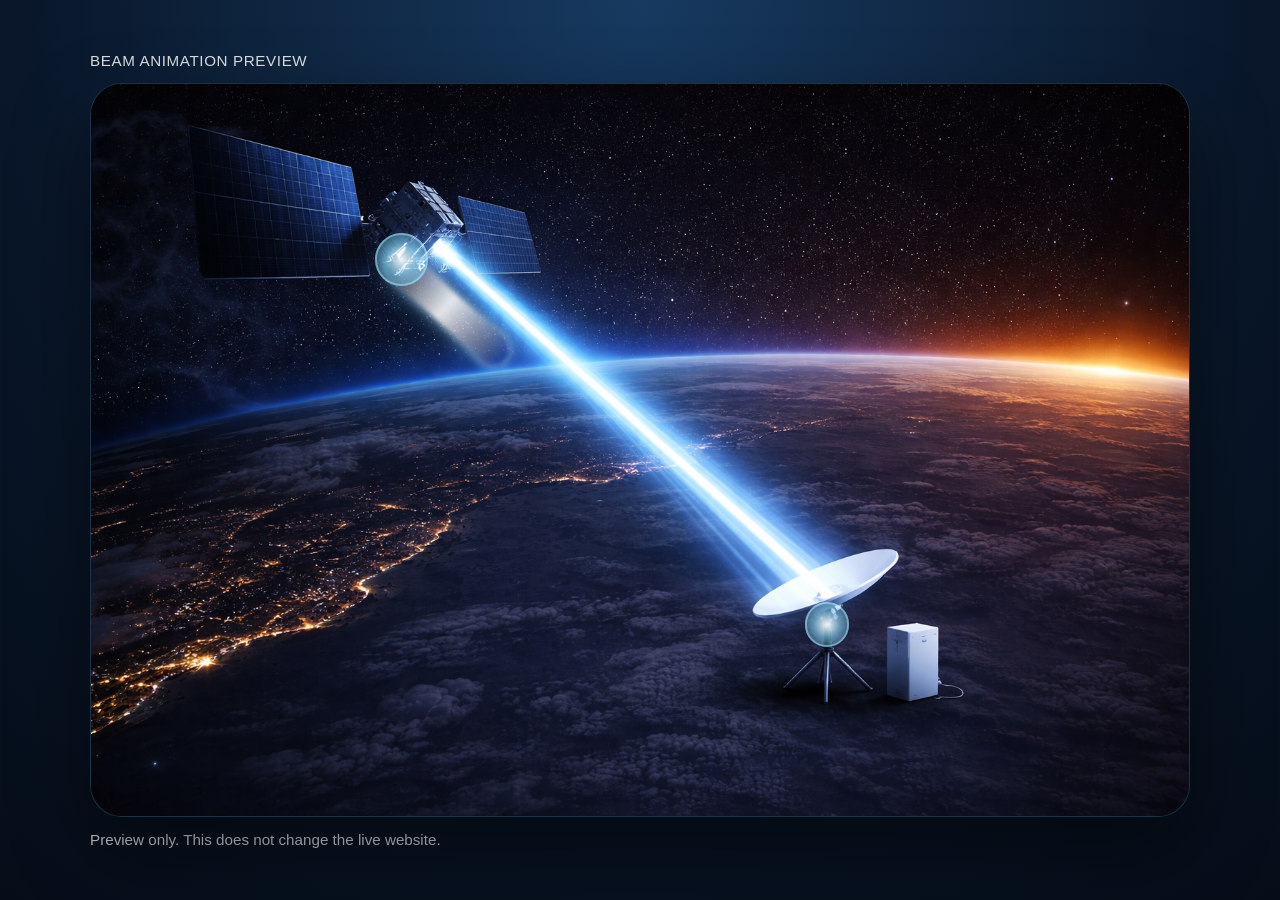
<file: beam-preview.html>
<!doctype html>
<html lang="en">
  <head>
    <meta charset="UTF-8" />
    <meta name="viewport" content="width=device-width, initial-scale=1.0" />
    <title>Beam Animation Preview</title>
    <style>
      :root {
        color-scheme: dark;
      }

      * {
        box-sizing: border-box;
      }

      body {
        margin: 0;
        min-height: 100vh;
        display: grid;
        place-items: center;
        padding: 2rem;
        background: radial-gradient(circle at top, #173a60 0%, #09172a 55%, #050d18 100%);
        font-family: Arial, sans-serif;
      }

      .preview-shell {
        width: min(1100px, 100%);
      }

      .preview-label {
        margin: 0 0 0.85rem;
        color: rgba(255, 255, 255, 0.86);
        font-size: 0.95rem;
        letter-spacing: 0.04em;
        text-transform: uppercase;
      }

      .preview-card {
        position: relative;
        overflow: hidden;
        border-radius: 2rem;
        border: 1px solid rgba(115, 201, 255, 0.18);
        box-shadow: 0 32px 80px rgba(0, 0, 0, 0.45);
        background: #08121f;
      }

      .preview-image {
        display: block;
        width: 100%;
        height: auto;
      }

      .beam-layer {
        position: absolute;
        inset: 0;
        pointer-events: none;
        mix-blend-mode: screen;
      }

      .beam-run {
        position: absolute;
        left: 27.4%;
        top: 21.7%;
        transform-origin: left center;
        transform: rotate(42deg);
        border-radius: 999px;
      }

      .beam-run {
        width: 9.5rem;
        height: 2rem;
        background: linear-gradient(
          90deg,
          rgba(255, 255, 255, 0),
          rgba(255, 255, 255, 0.98) 48%,
          rgba(255, 255, 255, 0)
        );
        box-shadow:
          0 0 10px rgba(195, 241, 255, 0.85),
          0 0 26px rgba(103, 208, 255, 0.45);
        filter: blur(2px);
        opacity: 0.9;
        animation: beamTravel 1.35s linear infinite;
      }

      .beam-source,
      .beam-target {
        position: absolute;
        border-radius: 50%;
        background: radial-gradient(circle, rgba(255, 255, 255, 0.95) 0%, rgba(124, 216, 255, 0.6) 42%, rgba(124, 216, 255, 0) 100%);
      }

      .beam-source {
        width: 3.3rem;
        height: 3.3rem;
        left: 25.9%;
        top: 20.4%;
        animation: sourceBlink 1.6s ease-in-out infinite;
      }

      .beam-target {
        width: 2.8rem;
        height: 2.8rem;
        left: 65%;
        top: 70.8%;
        animation: targetBlink 1.6s ease-in-out infinite 0.3s;
      }

      .beam-source::after,
      .beam-target::after {
        content: "";
        position: absolute;
        inset: 0;
        border-radius: 50%;
        border: 2px solid rgba(148, 226, 255, 0.55);
        animation: ringExpand 1.9s ease-out infinite;
      }

      .beam-target::after {
        animation-delay: 0.45s;
      }

      .preview-note {
        margin: 0.9rem 0 0;
        color: rgba(255, 255, 255, 0.76);
        font-size: 0.95rem;
      }

      @keyframes beamTravel {
        0% {
          transform: rotate(42deg) translateX(-1.25rem);
          opacity: 0;
        }
        8% {
          opacity: 1;
        }
        92% {
          opacity: 1;
        }
        100% {
          transform: rotate(42deg) translateX(34rem);
          opacity: 0;
        }
      }

      @keyframes sourceBlink {
        0%, 100% {
          opacity: 0.6;
        }
        50% {
          opacity: 1;
        }
      }

      @keyframes targetBlink {
        0%, 100% {
          opacity: 0.45;
        }
        50% {
          opacity: 0.92;
        }
      }

      @keyframes ringExpand {
        0% {
          transform: scale(0.72);
          opacity: 0.72;
        }
        100% {
          transform: scale(1.7);
          opacity: 0;
        }
      }

      @media (max-width: 900px) {
        .beam-run {
          width: 6.4rem;
          height: 1.35rem;
        }

        .beam-source {
          width: 2.4rem;
          height: 2.4rem;
        }

        .beam-target {
          width: 2.1rem;
          height: 2.1rem;
        }
      }
    </style>
  </head>
  <body>
    <div class="preview-shell">
      <p class="preview-label">Beam Animation Preview</p>
      <div class="preview-card">
        <img
          src="assets/Satelite%20Image.png"
          alt="Satellite internet link preview"
          class="preview-image"
        />
        <div class="beam-layer" aria-hidden="true">
          <div class="beam-run"></div>
          <div class="beam-source"></div>
          <div class="beam-target"></div>
        </div>
      </div>
      <p class="preview-note">Preview only. This does not change the live website.</p>
    </div>
  </body>
</html>
</file>
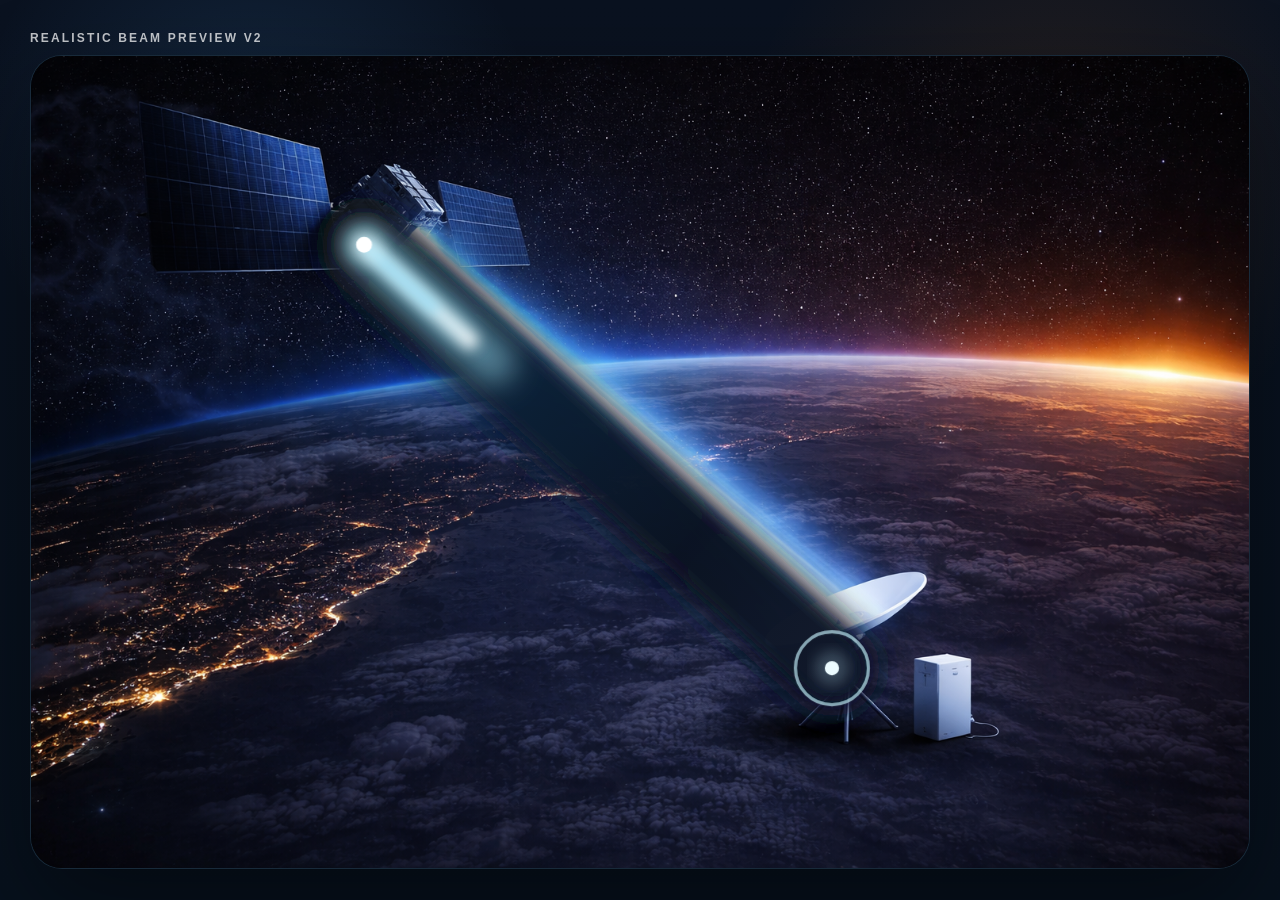
<file: beam-realistic-preview-v2.html>
<!doctype html>
<html lang="en">
  <head>
    <meta charset="UTF-8" />
    <meta name="viewport" content="width=device-width, initial-scale=1.0" />
    <title>PowerNet Realistic Beam Preview V2</title>
    <style>
      :root {
        color-scheme: dark;
      }

      * {
        box-sizing: border-box;
      }

      body {
        margin: 0;
        min-height: 100vh;
        display: grid;
        place-items: center;
        padding: 24px;
        font-family: "Segoe UI", Arial, sans-serif;
        background:
          radial-gradient(circle at 20% 16%, rgba(81, 171, 255, 0.14), transparent 22%),
          radial-gradient(circle at 82% 18%, rgba(239, 127, 26, 0.12), transparent 24%),
          linear-gradient(180deg, #0a1220 0%, #07111d 100%);
      }

      .preview-shell {
        width: min(1220px, 100%);
      }

      .preview-kicker {
        margin: 0 0 10px;
        color: rgba(255, 255, 255, 0.72);
        font-size: 12px;
        font-weight: 700;
        letter-spacing: 0.18em;
        text-transform: uppercase;
      }

      .preview-frame {
        overflow: hidden;
        border-radius: 32px;
        border: 1px solid rgba(122, 202, 255, 0.16);
        box-shadow: 0 40px 100px rgba(0, 0, 0, 0.42);
        background: #050b14;
      }

      svg {
        display: block;
        width: 100%;
        height: auto;
      }

      .beam-travel {
        stroke-dasharray: 180 1260;
        animation: beamTravel 1.4s linear infinite;
      }

      .beam-travel.secondary {
        stroke-dasharray: 120 1320;
        animation-delay: -0.7s;
      }

      .beam-bloom {
        stroke-dasharray: 220 1240;
        animation: beamTravel 1.4s linear infinite;
      }

      .beam-bloom.secondary {
        stroke-dasharray: 160 1300;
        animation-delay: -0.7s;
      }

      .beam-source,
      .beam-target {
        animation: nodePulse 1.6s ease-in-out infinite;
      }

      .beam-target-ring {
        transform-origin: 1010px 772px;
        animation: ringExpand 2s ease-out infinite;
      }

      .beam-target-ring.delay {
        animation-delay: 0.9s;
      }

      @keyframes beamTravel {
        from {
          stroke-dashoffset: 1480;
          opacity: 0;
        }
        8% {
          opacity: 1;
        }
        92% {
          opacity: 1;
        }
        to {
          stroke-dashoffset: 0;
          opacity: 0;
        }
      }

      @keyframes nodePulse {
        0%, 100% {
          opacity: 0.7;
        }
        50% {
          opacity: 1;
        }
      }

      @keyframes ringExpand {
        0% {
          transform: scale(0.76);
          opacity: 0.72;
        }
        100% {
          transform: scale(1.6);
          opacity: 0;
        }
      }
    </style>
  </head>
  <body>
    <div class="preview-shell">
      <p class="preview-kicker">Realistic Beam Preview V2</p>
      <div class="preview-frame">
        <svg viewBox="0 0 1536 1024" role="img" aria-label="Realistic preview with the original beam suppressed and only animated transmission pulses visible">
          <defs>
            <filter id="softBlur" x="-20%" y="-20%" width="140%" height="140%">
              <feGaussianBlur stdDeviation="8" />
            </filter>
            <filter id="wideBlur" x="-20%" y="-20%" width="140%" height="140%">
              <feGaussianBlur stdDeviation="18" />
            </filter>
            <linearGradient id="beamSuppress" x1="420" y1="238" x2="1010" y2="772" gradientUnits="userSpaceOnUse">
              <stop offset="0%" stop-color="#071018" stop-opacity="0.98" />
              <stop offset="34%" stop-color="#0b2036" stop-opacity="0.94" />
              <stop offset="70%" stop-color="#0a1322" stop-opacity="0.9" />
              <stop offset="100%" stop-color="#11182a" stop-opacity="0.95" />
            </linearGradient>
          </defs>

          <image href="assets/Satelite%20Image.png" x="0" y="0" width="1536" height="1024" preserveAspectRatio="xMidYMid slice" />

          <g opacity="0.99">
            <line x1="420" y1="238" x2="1010" y2="772" stroke="url(#beamSuppress)" stroke-width="120" stroke-linecap="round" filter="url(#wideBlur)" />
            <line x1="420" y1="238" x2="1010" y2="772" stroke="url(#beamSuppress)" stroke-width="84" stroke-linecap="round" filter="url(#softBlur)" />
            <line x1="420" y1="238" x2="1010" y2="772" stroke="url(#beamSuppress)" stroke-width="56" stroke-linecap="round" />
          </g>

          <g style="mix-blend-mode:screen" opacity="0.98">
            <line x1="420" y1="238" x2="1010" y2="772" stroke="rgba(158,232,255,0.5)" stroke-width="56" stroke-linecap="round" class="beam-bloom" filter="url(#wideBlur)" />
            <line x1="420" y1="238" x2="1010" y2="772" stroke="rgba(255,255,255,0.94)" stroke-width="22" stroke-linecap="round" class="beam-travel" filter="url(#softBlur)" />
            <line x1="420" y1="238" x2="1010" y2="772" stroke="rgba(118,218,255,0.88)" stroke-width="10" stroke-linecap="round" class="beam-travel secondary" filter="url(#softBlur)" />
            <line x1="420" y1="238" x2="1010" y2="772" stroke="rgba(138,225,255,0.34)" stroke-width="34" stroke-linecap="round" class="beam-bloom secondary" filter="url(#wideBlur)" />
          </g>

          <g style="mix-blend-mode:screen">
            <circle cx="420" cy="238" r="28" fill="rgba(191,242,255,0.28)" class="beam-source" filter="url(#softBlur)" />
            <circle cx="420" cy="238" r="10" fill="#ffffff" class="beam-source" />
            <circle cx="1010" cy="772" r="22" fill="rgba(191,242,255,0.22)" class="beam-target" filter="url(#softBlur)" />
            <circle cx="1010" cy="772" r="9" fill="#ebfbff" class="beam-target" />
            <circle cx="1010" cy="772" r="46" fill="none" stroke="rgba(197,242,255,0.46)" stroke-width="4" class="beam-target-ring" />
            <circle cx="1010" cy="772" r="46" fill="none" stroke="rgba(197,242,255,0.34)" stroke-width="4" class="beam-target-ring delay" />
          </g>
        </svg>
      </div>
    </div>
  </body>
</html>
</file>
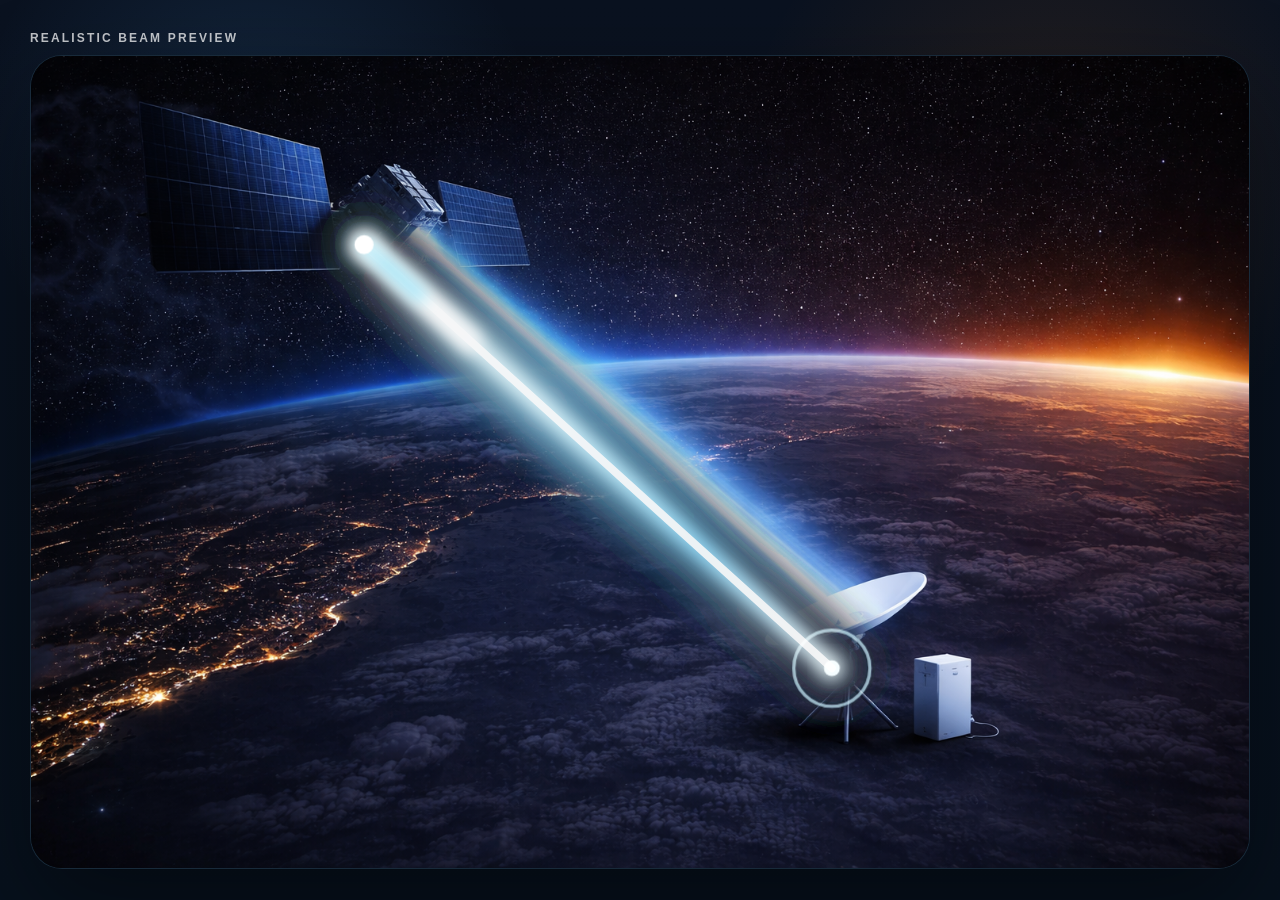
<file: beam-realistic-preview.html>
<!doctype html>
<html lang="en">
  <head>
    <meta charset="UTF-8" />
    <meta name="viewport" content="width=device-width, initial-scale=1.0" />
    <title>PowerNet Realistic Beam Preview</title>
    <style>
      :root {
        color-scheme: dark;
      }

      * {
        box-sizing: border-box;
      }

      body {
        margin: 0;
        min-height: 100vh;
        display: grid;
        place-items: center;
        padding: 24px;
        font-family: "Segoe UI", Arial, sans-serif;
        background:
          radial-gradient(circle at 20% 16%, rgba(81, 171, 255, 0.14), transparent 22%),
          radial-gradient(circle at 82% 18%, rgba(239, 127, 26, 0.12), transparent 24%),
          linear-gradient(180deg, #0a1220 0%, #07111d 100%);
      }

      .preview-shell {
        width: min(1220px, 100%);
      }

      .preview-kicker {
        margin: 0 0 10px;
        color: rgba(255, 255, 255, 0.72);
        font-size: 12px;
        font-weight: 700;
        letter-spacing: 0.18em;
        text-transform: uppercase;
      }

      .preview-frame {
        overflow: hidden;
        border-radius: 32px;
        border: 1px solid rgba(122, 202, 255, 0.16);
        box-shadow: 0 40px 100px rgba(0, 0, 0, 0.42);
        background: #050b14;
      }

      svg {
        display: block;
        width: 100%;
        height: auto;
      }

      .beam-glow {
        animation: beamPulse 1.9s ease-in-out infinite;
      }

      .beam-core {
        animation: beamPulse 1.9s ease-in-out infinite;
      }

      .beam-travel {
        stroke-dasharray: 180 1280;
        animation: beamTravel 1.35s linear infinite;
      }

      .beam-travel.secondary {
        stroke-dasharray: 96 1360;
        animation-delay: -0.68s;
      }

      .beam-source,
      .beam-target {
        animation: nodePulse 1.6s ease-in-out infinite;
      }

      .beam-target-ring {
        transform-origin: 1010px 772px;
        animation: ringExpand 2s ease-out infinite;
      }

      .beam-target-ring.delay {
        animation-delay: 0.9s;
      }

      @keyframes beamPulse {
        0%, 100% {
          opacity: 0.82;
        }
        50% {
          opacity: 1;
        }
      }

      @keyframes beamTravel {
        from {
          stroke-dashoffset: 1460;
          opacity: 0;
        }
        8% {
          opacity: 1;
        }
        92% {
          opacity: 1;
        }
        to {
          stroke-dashoffset: 0;
          opacity: 0;
        }
      }

      @keyframes nodePulse {
        0%, 100% {
          opacity: 0.7;
        }
        50% {
          opacity: 1;
        }
      }

      @keyframes ringExpand {
        0% {
          transform: scale(0.76);
          opacity: 0.72;
        }
        100% {
          transform: scale(1.6);
          opacity: 0;
        }
      }
    </style>
  </head>
  <body>
    <div class="preview-shell">
      <p class="preview-kicker">Realistic Beam Preview</p>
      <div class="preview-frame">
        <svg viewBox="0 0 1536 1024" role="img" aria-label="Preview showing a realistic earth and sky background with a custom animated satellite beam">
          <defs>
            <filter id="softBlur" x="-20%" y="-20%" width="140%" height="140%">
              <feGaussianBlur stdDeviation="10" />
            </filter>
            <filter id="wideBlur" x="-20%" y="-20%" width="140%" height="140%">
              <feGaussianBlur stdDeviation="22" />
            </filter>
            <linearGradient id="beamMask" x1="420" y1="238" x2="1010" y2="772" gradientUnits="userSpaceOnUse">
              <stop offset="0%" stop-color="#060c15" stop-opacity="0.92" />
              <stop offset="38%" stop-color="#14385f" stop-opacity="0.9" />
              <stop offset="72%" stop-color="#10192a" stop-opacity="0.82" />
              <stop offset="100%" stop-color="#1a2132" stop-opacity="0.88" />
            </linearGradient>
            <linearGradient id="beamGlow" x1="420" y1="238" x2="1010" y2="772" gradientUnits="userSpaceOnUse">
              <stop offset="0%" stop-color="#ffffff" stop-opacity="0.22" />
              <stop offset="25%" stop-color="#c4f3ff" stop-opacity="0.68" />
              <stop offset="72%" stop-color="#81d7ff" stop-opacity="0.54" />
              <stop offset="100%" stop-color="#ffffff" stop-opacity="0.16" />
            </linearGradient>
            <linearGradient id="beamCore" x1="420" y1="238" x2="1010" y2="772" gradientUnits="userSpaceOnUse">
              <stop offset="0%" stop-color="#f8feff" stop-opacity="0.98" />
              <stop offset="38%" stop-color="#dff8ff" stop-opacity="1" />
              <stop offset="72%" stop-color="#94deff" stop-opacity="0.98" />
              <stop offset="100%" stop-color="#eefcff" stop-opacity="0.94" />
            </linearGradient>
          </defs>

          <image href="assets/Satelite%20Image.png" x="0" y="0" width="1536" height="1024" preserveAspectRatio="xMidYMid slice" />

          <g opacity="0.98">
            <line x1="420" y1="238" x2="1010" y2="772" stroke="url(#beamMask)" stroke-width="112" stroke-linecap="round" filter="url(#wideBlur)" />
            <line x1="420" y1="238" x2="1010" y2="772" stroke="url(#beamMask)" stroke-width="74" stroke-linecap="round" filter="url(#softBlur)" />
            <line x1="420" y1="238" x2="1010" y2="772" stroke="url(#beamMask)" stroke-width="46" stroke-linecap="round" />
          </g>

          <g opacity="0.96" style="mix-blend-mode:screen">
            <line x1="420" y1="238" x2="1010" y2="772" stroke="url(#beamGlow)" stroke-width="86" stroke-linecap="round" class="beam-glow" filter="url(#wideBlur)" />
            <line x1="420" y1="238" x2="1010" y2="772" stroke="url(#beamCore)" stroke-width="26" stroke-linecap="round" class="beam-core" filter="url(#softBlur)" />
            <line x1="420" y1="238" x2="1010" y2="772" stroke="#ffffff" stroke-width="10" stroke-linecap="round" opacity="0.92" />
            <line x1="420" y1="238" x2="1010" y2="772" stroke="#ffffff" stroke-width="30" stroke-linecap="round" class="beam-travel" filter="url(#softBlur)" />
            <line x1="420" y1="238" x2="1010" y2="772" stroke="rgba(134,229,255,0.9)" stroke-width="15" stroke-linecap="round" class="beam-travel secondary" filter="url(#softBlur)" />
          </g>

          <g style="mix-blend-mode:screen">
            <circle cx="420" cy="238" r="26" fill="rgba(191,242,255,0.34)" class="beam-source" filter="url(#softBlur)" />
            <circle cx="420" cy="238" r="12" fill="#ffffff" class="beam-source" />
            <circle cx="1010" cy="772" r="22" fill="rgba(191,242,255,0.26)" class="beam-target" filter="url(#softBlur)" />
            <circle cx="1010" cy="772" r="10" fill="#e8fbff" class="beam-target" />
            <circle cx="1010" cy="772" r="48" fill="none" stroke="rgba(197,242,255,0.5)" stroke-width="4" class="beam-target-ring" />
            <circle cx="1010" cy="772" r="48" fill="none" stroke="rgba(197,242,255,0.38)" stroke-width="4" class="beam-target-ring delay" />
          </g>
        </svg>
      </div>
    </div>
  </body>
</html>
</file>
<file: styles.css>
:root {
  --pn-navy: #071a2f;
  --pn-blue: #0d4d8b;
  --pn-cyan: #55c7ff;
  --pn-orange: #ef7f1a;
  --pn-ink: #1a2533;
  --pn-muted: #617181;
  --pn-panel: rgba(255, 255, 255, 0.84);
  --pn-border: rgba(10, 32, 58, 0.08);
  --pn-shadow: 0 28px 64px rgba(8, 26, 47, 0.14);
}

*,
*::before,
*::after {
  box-sizing: border-box;
}

html {
  scroll-behavior: smooth;
}

body {
  margin: 0;
  font-family: "Manrope", sans-serif;
  color: var(--pn-ink);
  overflow-x: hidden;
  background:
    radial-gradient(circle at 10% 10%, rgba(85, 199, 255, 0.14), transparent 24%),
    radial-gradient(circle at 92% 16%, rgba(239, 127, 26, 0.16), transparent 20%),
    linear-gradient(180deg, #f3f7fb 0%, #ffffff 44%, #eef4fb 100%);
}

h1,
h2,
h3,
.navbar,
.btn,
.section-title,
.hero-title {
  font-family: "Sora", sans-serif;
}

a {
  text-decoration: none;
}

.py-section {
  padding: 6rem 0;
}

.pb-section {
  padding-bottom: 6rem;
}

.py-6 {
  padding-top: 7rem;
  padding-bottom: 7rem;
}

.section-shell {
  position: relative;
}

.section-dark {
  background:
    radial-gradient(circle at 12% 12%, rgba(85, 199, 255, 0.1), transparent 24%),
    linear-gradient(180deg, #071a2f 0%, #0a2340 100%);
}

#mainNav {
  padding-top: 1rem;
  padding-bottom: 1rem;
  background: rgba(255, 255, 255, 0.95);
  border-bottom: 1px solid rgba(10, 32, 58, 0.08);
  backdrop-filter: blur(14px);
  box-shadow: 0 16px 36px rgba(10, 24, 39, 0.08);
  transition: background-color 0.25s ease, box-shadow 0.25s ease, padding 0.25s ease;
}

.navbar-brand {
  padding: 0;
  border-radius: 0;
  background: transparent;
  box-shadow: none;
  transition: transform 0.25s ease;
}

.navbar-brand:hover {
  transform: translateY(-1px);
}

#mainNav.navbar-scrolled {
  padding-top: 0.7rem;
  padding-bottom: 0.7rem;
  background: rgba(255, 255, 255, 0.98);
  box-shadow: 0 18px 42px rgba(10, 24, 39, 0.12);
}

#mainNav.navbar-scrolled .navbar-brand {
  background: transparent;
}

.brand-logo {
  width: clamp(106px, 9.4vw, 134px);
}

.navbar-nav .nav-link {
  color: var(--pn-blue);
  font-weight: 600;
  transition: color 0.2s ease;
}

.navbar-nav .nav-link:hover,
.navbar-nav .nav-link.active {
  color: var(--pn-navy);
}

#mainNav .navbar-toggler {
  color: var(--pn-blue);
}

#mainNav .navbar-toggler:focus {
  box-shadow: none;
}

.header-call-btn {
  background: var(--pn-orange);
  border: 1px solid var(--pn-orange);
  color: #ffffff;
}

.header-call-btn:hover,
.header-call-btn:focus {
  background: #d96f12;
  border-color: #d96f12;
  color: #ffffff;
}

.hero-section {
  min-height: 100vh;
  isolation: isolate;
  background:
    linear-gradient(135deg, rgba(5, 19, 36, 0.95), rgba(10, 38, 69, 0.9)),
    linear-gradient(120deg, rgba(239, 127, 26, 0.08), transparent 55%);
  color: #ffffff;
}

.hero-orb {
  position: absolute;
  border-radius: 999px;
  filter: blur(12px);
  opacity: 0.8;
  animation: floatOrb 8s ease-in-out infinite;
}

.orb-one {
  top: 10%;
  right: 8%;
  width: 340px;
  height: 340px;
  background: radial-gradient(circle, rgba(85, 199, 255, 0.34), transparent 68%);
}

.orb-two {
  bottom: 8%;
  left: 3%;
  width: 300px;
  height: 300px;
  background: radial-gradient(circle, rgba(239, 127, 26, 0.26), transparent 68%);
  animation-delay: -3s;
}

.hero-grid-lines {
  position: absolute;
  inset: 0;
  background-image:
    linear-gradient(rgba(255, 255, 255, 0.06) 1px, transparent 1px),
    linear-gradient(90deg, rgba(255, 255, 255, 0.06) 1px, transparent 1px);
  background-size: 64px 64px;
  mask-image: linear-gradient(180deg, rgba(0, 0, 0, 0.58), transparent 82%);
}

.hero-data-ribbons,
.hero-particle-cloud {
  position: absolute;
  inset: 0;
  pointer-events: none;
}

.hero-data-ribbons span {
  position: absolute;
  display: block;
  height: 110px;
  border-radius: 999px;
  filter: blur(12px);
  opacity: 0.42;
  background: linear-gradient(90deg, rgba(85, 199, 255, 0), rgba(85, 199, 255, 0.85), rgba(239, 127, 26, 0));
  animation: dataRibbon 14s linear infinite;
}

.hero-data-ribbons span:nth-child(1) {
  top: 18%;
  left: -12%;
  width: 40%;
}

.hero-data-ribbons span:nth-child(2) {
  top: 46%;
  right: -18%;
  width: 48%;
  animation-duration: 16s;
  animation-delay: -6s;
}

.hero-data-ribbons span:nth-child(3) {
  bottom: 10%;
  left: 20%;
  width: 32%;
  animation-duration: 12s;
  animation-delay: -8s;
}

.hero-particle-cloud span {
  position: absolute;
  width: 10px;
  height: 10px;
  border-radius: 999px;
  background: radial-gradient(circle, rgba(255, 255, 255, 0.95), rgba(85, 199, 255, 0.18));
  box-shadow: 0 0 22px rgba(85, 199, 255, 0.35);
  animation: particleFloat 8s ease-in-out infinite;
}

.hero-particle-cloud span:nth-child(1) {
  top: 20%;
  left: 14%;
}

.hero-particle-cloud span:nth-child(2) {
  top: 28%;
  left: 78%;
  animation-delay: -2s;
}

.hero-particle-cloud span:nth-child(3) {
  top: 62%;
  left: 10%;
  animation-delay: -3.5s;
}

.hero-particle-cloud span:nth-child(4) {
  top: 72%;
  left: 72%;
  animation-delay: -5s;
}

.hero-particle-cloud span:nth-child(5) {
  top: 40%;
  left: 58%;
  animation-delay: -1.2s;
}

.hero-particle-cloud span:nth-child(6) {
  top: 14%;
  left: 42%;
  animation-delay: -4.2s;
}

.eyebrow-chip,
.section-eyebrow,
.tiny-chip,
.hero-stage-badge {
  display: inline-flex;
  align-items: center;
  border-radius: 999px;
  font-size: 0.8rem;
  font-weight: 700;
  letter-spacing: 0.08em;
  text-transform: uppercase;
}

.eyebrow-chip,
.hero-stage-badge {
  padding: 0.8rem 1rem;
  color: #d8efff;
  background: rgba(255, 255, 255, 0.08);
  border: 1px solid rgba(255, 255, 255, 0.12);
  backdrop-filter: blur(10px);
}

.section-eyebrow {
  color: var(--pn-orange);
  margin-bottom: 0.8rem;
}

.hero-title {
  font-size: clamp(2.3rem, 4vw, 4.25rem);
  line-height: 0.98;
  letter-spacing: -0.05em;
  max-width: 12ch;
}

.hero-copy,
.section-copy {
  color: rgba(255, 255, 255, 0.78);
  max-width: 60ch;
}

.section-title {
  font-size: clamp(2rem, 3.5vw, 3.8rem);
  line-height: 1.02;
  letter-spacing: -0.04em;
}

.section-shell:not(.section-dark) .section-copy,
.section-shell:not(.section-dark) .partner-title,
.section-shell:not(.section-dark) .footer-copy,
.section-shell:not(.section-dark) .card p {
  color: var(--pn-muted);
}

.hero-highlights .metric-card {
  padding: 1.15rem 1rem;
  border-radius: 1.35rem;
  background: rgba(255, 255, 255, 0.1);
  border: 1px solid rgba(255, 255, 255, 0.12);
  backdrop-filter: blur(10px);
}

.metric-card strong {
  display: block;
  font-size: 1.65rem;
  color: #ffffff;
}

.metric-card span {
  display: block;
  margin-top: 0.35rem;
  color: rgba(255, 255, 255, 0.72);
  font-size: 0.95rem;
  line-height: 1.5;
}

.hero-stage {
  position: relative;
  max-width: 660px;
  margin-left: auto;
  z-index: 1;
  transition: transform 0.18s ease-out;
  transform-style: preserve-3d;
}

.hero-image-card {
  position: relative;
  overflow: hidden;
  border-radius: 2rem;
  border: 1px solid rgba(85, 199, 255, 0.18);
  background: rgba(8, 25, 45, 0.92);
  box-shadow: 0 32px 80px rgba(2, 12, 24, 0.55);
}

.hero-image-card::after {
  content: "";
  position: absolute;
  inset: 0;
  background: linear-gradient(180deg, rgba(7, 26, 47, 0.04), rgba(7, 26, 47, 0.18));
  pointer-events: none;
  z-index: 1;
}

.hero-image {
  display: block;
  width: 100%;
  height: auto;
}

.hero-radar {
  position: absolute;
  border-radius: 999px;
  border: 1px solid rgba(85, 199, 255, 0.26);
  background: radial-gradient(circle, rgba(85, 199, 255, 0.08), rgba(85, 199, 255, 0));
  animation: radarPulse 6.5s ease-out infinite;
}

.radar-one {
  width: 210px;
  height: 210px;
  top: 5%;
  right: 8%;
}

.radar-two {
  width: 160px;
  height: 160px;
  bottom: 9%;
  left: 10%;
  animation-delay: -2.6s;
}

.hero-main-card {
  position: absolute;
  inset: 3.5rem 0 0 2rem;
  border-radius: 2rem;
  overflow: hidden;
  background:
    radial-gradient(circle at 24% 24%, rgba(85, 199, 255, 0.18), transparent 24%),
    radial-gradient(circle at 78% 22%, rgba(239, 127, 26, 0.16), transparent 22%),
    linear-gradient(135deg, rgba(9, 31, 54, 0.96), rgba(12, 49, 88, 0.92));
  animation: heroCardDrift 12s ease-in-out infinite;
}

.hero-main-placeholder {
  position: absolute;
  inset: 0;
}

.hero-main-placeholder::before {
  content: "";
  position: absolute;
  inset: 0;
  background-image:
    linear-gradient(rgba(255, 255, 255, 0.06) 1px, transparent 1px),
    linear-gradient(90deg, rgba(255, 255, 255, 0.06) 1px, transparent 1px);
  background-size: 46px 46px;
  mask-image: linear-gradient(180deg, rgba(0, 0, 0, 0.95), rgba(0, 0, 0, 0.35));
}

.hero-main-card::after {
  content: "";
  position: absolute;
  inset: 0;
  background: linear-gradient(180deg, rgba(7, 26, 47, 0.08), rgba(7, 26, 47, 0.55));
}

.hero-stage-copy {
  position: relative;
  z-index: 1;
  max-width: 24rem;
}

.hero-stage-copy h2 {
  font-size: 1.9rem;
  line-height: 1.05;
}

.hero-stage-copy p {
  color: rgba(255, 255, 255, 0.78);
}

.signal-line {
  position: absolute;
  height: 2px;
  background: linear-gradient(90deg, transparent, rgba(85, 199, 255, 0.95), transparent);
  transform-origin: left center;
  z-index: 2;
}

.signal-line::after {
  content: "";
  position: absolute;
  top: 50%;
  width: 74px;
  height: 8px;
  transform: translateY(-50%);
  border-radius: 999px;
  background: linear-gradient(90deg, rgba(255, 255, 255, 0), rgba(255, 255, 255, 0.95), rgba(255, 255, 255, 0));
  animation: runPulse 4s linear infinite;
}

.line-a {
  top: 26%;
  left: 6%;
  width: 46%;
  transform: rotate(16deg);
}

.line-b {
  top: 55%;
  left: 20%;
  width: 50%;
  transform: rotate(-12deg);
}

.line-b::after {
  animation-delay: -1.4s;
}

.line-c {
  top: 68%;
  left: 44%;
  width: 34%;
  transform: rotate(-32deg);
}

.line-c::after {
  animation-delay: -2.3s;
}

.signal-node {
  position: absolute;
  width: 16px;
  height: 16px;
  border-radius: 999px;
  background: #ffffff;
  border: 3px solid var(--pn-cyan);
  z-index: 3;
  box-shadow: 0 0 0 0 rgba(85, 199, 255, 0.45);
  animation: nodePulse 2.3s ease-out infinite;
}

.node-a {
  top: 20%;
  left: 8%;
}

.node-b {
  top: 37%;
  left: 50%;
  animation-delay: -0.5s;
}

.node-c {
  top: 56%;
  left: 24%;
  animation-delay: -0.9s;
}

.node-d {
  top: 63%;
  right: 16%;
  animation-delay: -1.4s;
}

.status-pill {
  position: absolute;
  right: 0;
  top: 1rem;
  display: inline-flex;
  align-items: center;
  gap: 0.6rem;
  padding: 0.9rem 1.05rem;
  border-radius: 999px;
  background: rgba(7, 26, 47, 0.72);
  border: 1px solid rgba(255, 255, 255, 0.2);
  box-shadow: 0 16px 36px rgba(5, 17, 31, 0.26);
  color: #ffffff;
  font-size: 0.84rem;
  font-weight: 700;
  z-index: 4;
}

.pulse-dot,
.log-dot {
  width: 0.7rem;
  height: 0.7rem;
  border-radius: 999px;
  background: var(--pn-orange);
  box-shadow: 0 0 0 0 rgba(239, 127, 26, 0.5);
  animation: statusPulse 1.8s ease-out infinite;
}

.partner-band {
  position: relative;
  z-index: 3;
  margin-top: -2.5rem;
}

.partner-band .container-xl {
  padding-top: 1rem;
  padding-bottom: 1rem;
  border-radius: 1.5rem;
  background: rgba(255, 255, 255, 0.86);
  backdrop-filter: blur(14px);
  box-shadow: var(--pn-shadow);
}

.partner-title {
  font-weight: 800;
  color: var(--pn-ink);
}

.partner-chip,
.soft-pill {
  display: inline-flex;
  align-items: center;
  padding: 0.7rem 0.95rem;
  border-radius: 999px;
  background: rgba(13, 77, 139, 0.07);
  border: 1px solid rgba(13, 77, 139, 0.1);
  color: var(--pn-blue);
  font-size: 0.86rem;
  font-weight: 700;
}

.manufacturer-note {
  padding: 1.15rem 1.2rem;
  border-radius: 1.25rem;
  background: linear-gradient(135deg, rgba(13, 77, 139, 0.08), rgba(239, 127, 26, 0.1));
  border: 1px solid rgba(13, 77, 139, 0.12);
  box-shadow: 0 18px 34px rgba(10, 24, 39, 0.08);
}

.manufacturer-note p {
  color: rgba(7, 26, 47, 0.82);
  font-size: 0.98rem;
  line-height: 1.7;
}

.trust-banner {
  display: flex;
  align-items: flex-start;
  gap: 0.8rem;
  padding: 0.95rem 1.05rem;
  border-radius: 1.1rem;
  background: rgba(7, 26, 47, 0.92);
  border: 1px solid rgba(85, 199, 255, 0.16);
  box-shadow: 0 16px 30px rgba(10, 24, 39, 0.16);
}

.trust-banner i {
  flex: 0 0 auto;
  font-size: 1rem;
  color: #ffd3aa;
  margin-top: 0.15rem;
}

.trust-banner span {
  color: rgba(255, 255, 255, 0.86);
  font-size: 0.95rem;
  line-height: 1.6;
}

.about-panel {
  padding: 2rem;
  border-radius: 2rem;
  background:
    radial-gradient(circle at top right, rgba(85, 199, 255, 0.16), transparent 24%),
    linear-gradient(135deg, rgba(7, 26, 47, 0.98), rgba(10, 35, 63, 0.96));
  box-shadow: var(--pn-shadow);
  color: #ffffff;
}

.about-topline h3 {
  margin-top: 1rem;
  margin-bottom: 0;
  font-size: 1.65rem;
  line-height: 1.12;
}

.about-chip {
  background: rgba(255, 255, 255, 0.12);
  color: #ffd3aa;
}

.about-stats {
  display: grid;
  grid-template-columns: repeat(3, minmax(0, 1fr));
  gap: 0.85rem;
}

.about-stats div {
  padding: 1rem 0.9rem;
  border-radius: 1.1rem;
  background: rgba(255, 255, 255, 0.08);
  border: 1px solid rgba(255, 255, 255, 0.08);
}

.about-stats strong {
  display: block;
  font-size: 1.45rem;
  color: #ffffff;
}

.about-stats span {
  display: block;
  margin-top: 0.35rem;
  color: rgba(255, 255, 255, 0.78);
  font-size: 0.9rem;
  line-height: 1.4;
}

.about-lines {
  display: grid;
  gap: 0.85rem;
}

.about-line {
  display: flex;
  align-items: center;
  gap: 0.8rem;
  padding: 0.95rem 1rem;
  border-radius: 1rem;
  background: rgba(255, 255, 255, 0.06);
  border: 1px solid rgba(255, 255, 255, 0.08);
  color: rgba(255, 255, 255, 0.86);
}

.about-line i {
  font-size: 1rem;
  color: var(--pn-cyan);
}

.team-panel {
  padding: 2.2rem;
  border-radius: 2rem;
  background:
    radial-gradient(circle at top right, rgba(85, 199, 255, 0.16), transparent 24%),
    linear-gradient(135deg, rgba(7, 26, 47, 0.98), rgba(10, 35, 63, 0.96));
  box-shadow: var(--pn-shadow);
}

.team-copy {
  color: rgba(255, 255, 255, 0.78);
  line-height: 1.8;
}

.team-grid {
  display: grid;
  grid-template-columns: repeat(2, minmax(0, 1fr));
  gap: 0.9rem;
}

.team-metric {
  padding: 1rem 0.95rem;
  border-radius: 1.1rem;
  background: rgba(255, 255, 255, 0.08);
  border: 1px solid rgba(255, 255, 255, 0.08);
}

.team-metric strong {
  display: block;
  color: #ffffff;
  font-size: 1.15rem;
}

.team-metric span {
  display: block;
  margin-top: 0.35rem;
  color: rgba(255, 255, 255, 0.78);
  line-height: 1.45;
}

.team-list {
  display: grid;
  gap: 0.85rem;
}

.team-line {
  display: flex;
  align-items: center;
  gap: 0.85rem;
  padding: 1rem 1.05rem;
  border-radius: 1rem;
  background: rgba(255, 255, 255, 0.06);
  border: 1px solid rgba(255, 255, 255, 0.08);
  color: rgba(255, 255, 255, 0.86);
}

.team-line i {
  color: var(--pn-cyan);
  font-size: 1rem;
}

.service-card,
.infra-card,
.solution-card,
.coverage-card {
  position: relative;
  border-radius: 1.6rem;
  background: var(--pn-panel);
  box-shadow: var(--pn-shadow);
  border: 1px solid var(--pn-border);
  overflow: hidden;
  transition: transform 0.28s ease, box-shadow 0.28s ease, border-color 0.28s ease;
}

.service-card::after,
.infra-card::after,
.solution-card::after,
.coverage-card::after {
  content: "";
  position: absolute;
  top: -30%;
  left: -65%;
  width: 42%;
  height: 180%;
  opacity: 0;
  transform: rotate(18deg);
  background: linear-gradient(90deg, rgba(255, 255, 255, 0), rgba(255, 255, 255, 0.55), rgba(255, 255, 255, 0));
}

.service-card:hover,
.infra-card:hover,
.solution-card:hover,
.coverage-card:hover {
  transform: translateY(-8px);
  box-shadow: 0 34px 74px rgba(8, 26, 47, 0.18);
  border-color: rgba(13, 77, 139, 0.14);
}

.service-card:hover::after,
.infra-card:hover::after,
.solution-card:hover::after,
.coverage-card:hover::after {
  opacity: 1;
  animation: sweepShine 1s ease;
}

.service-card .card-body {
  padding: 1.6rem;
}

.service-icon {
  width: 3.25rem;
  height: 3.25rem;
  display: inline-flex;
  align-items: center;
  justify-content: center;
  border-radius: 1rem;
  background: linear-gradient(135deg, rgba(13, 77, 139, 0.95), rgba(9, 37, 66, 0.94));
  color: #ffffff;
  font-size: 1.25rem;
  box-shadow: 0 16px 30px rgba(13, 77, 139, 0.18);
}

.service-card h3,
.infra-card h3,
.solution-card h3,
.ops-panel h3 {
  margin-top: 1rem;
  margin-bottom: 0.75rem;
  font-size: 1.25rem;
  line-height: 1.2;
}

.tiny-chip {
  padding: 0.45rem 0.75rem;
  background: rgba(239, 127, 26, 0.12);
  color: #b25c0d;
}

.infra-thumb,
.solution-image {
  height: 260px;
  object-fit: cover;
}

.ops-panel {
  padding: 2rem;
  border-radius: 2rem;
  background:
    radial-gradient(circle at top right, rgba(85, 199, 255, 0.16), transparent 26%),
    rgba(255, 255, 255, 0.06);
  border: 1px solid rgba(255, 255, 255, 0.12);
  box-shadow: 0 26px 60px rgba(0, 0, 0, 0.22);
}

.ops-icon {
  font-size: 2rem;
  color: var(--pn-cyan);
}

.traffic-bars {
  display: flex;
  align-items: end;
  gap: 0.45rem;
  height: 92px;
}

.traffic-bars span {
  width: 16px;
  border-radius: 999px;
  background: linear-gradient(180deg, #79ddff, #1279cc);
  animation: trafficBars 1.7s ease-in-out infinite;
}

.traffic-bars span:nth-child(1) {
  height: 42%;
  animation-delay: -0.15s;
}

.traffic-bars span:nth-child(2) {
  height: 74%;
  animation-delay: -0.35s;
}

.traffic-bars span:nth-child(3) {
  height: 55%;
  animation-delay: -0.55s;
}

.traffic-bars span:nth-child(4) {
  height: 94%;
  animation-delay: -0.75s;
}

.traffic-bars span:nth-child(5) {
  height: 62%;
  animation-delay: -0.95s;
}

.traffic-bars span:nth-child(6) {
  height: 86%;
  animation-delay: -1.15s;
}

.traffic-bars span:nth-child(7) {
  height: 58%;
  animation-delay: -1.35s;
}

.traffic-bars span:nth-child(8) {
  height: 76%;
  animation-delay: -1.55s;
}

.network-log {
  display: grid;
  gap: 0.9rem;
}

.log-row {
  display: flex;
  align-items: center;
  gap: 0.75rem;
  padding: 0.85rem 0.95rem;
  border-radius: 1rem;
  background: rgba(255, 255, 255, 0.03);
  border: 1px solid rgba(255, 255, 255, 0.06);
  color: rgba(255, 255, 255, 0.78);
  transition: transform 0.3s ease, background-color 0.3s ease, border-color 0.3s ease, box-shadow 0.3s ease;
}

.log-row.is-active {
  transform: translateX(6px);
  background: rgba(85, 199, 255, 0.12);
  border-color: rgba(85, 199, 255, 0.24);
  box-shadow: 0 20px 32px rgba(0, 0, 0, 0.16);
}

.ops-image-wrap,
.coverage-visual {
  position: relative;
  overflow: hidden;
  border-radius: 1.5rem;
}

.ops-image-wrap::after,
.coverage-visual::after {
  content: "";
  position: absolute;
  inset: 0;
  background: linear-gradient(120deg, transparent 0%, rgba(85, 199, 255, 0.08) 45%, transparent 58%);
  transform: translateX(-120%);
  animation: scanSweep 7s ease-in-out infinite;
}

.ops-image-wrap img {
  width: 100%;
  display: block;
}

.coverage-card img {
  width: min(100%, 860px);
  display: block;
  margin: 0 auto;
}

.backbone-shell {
  margin-top: 3.25rem;
  padding: 2rem;
  border-radius: 2rem;
  background:
    radial-gradient(circle at top right, rgba(85, 199, 255, 0.14), transparent 22%),
    linear-gradient(135deg, rgba(255, 255, 255, 0.05), rgba(255, 255, 255, 0.03));
  border: 1px solid rgba(255, 255, 255, 0.12);
  box-shadow: 0 26px 60px rgba(0, 0, 0, 0.18);
}

.backbone-title {
  font-size: 1.9rem;
  line-height: 1.08;
}

.backbone-copy {
  color: rgba(255, 255, 255, 0.78);
  line-height: 1.8;
}

.backbone-grid {
  display: grid;
  grid-template-columns: repeat(2, minmax(0, 1fr));
  gap: 0.95rem;
}

.backbone-stat {
  padding: 1.1rem 1rem;
  border-radius: 1.15rem;
  background: rgba(255, 255, 255, 0.08);
  border: 1px solid rgba(255, 255, 255, 0.08);
}

.backbone-stat strong {
  display: block;
  color: #ffffff;
  font-size: 1.45rem;
}

.backbone-stat span {
  display: block;
  margin-top: 0.35rem;
  color: rgba(255, 255, 255, 0.76);
  line-height: 1.45;
}

.backbone-list {
  display: grid;
  gap: 0.85rem;
}

.backbone-line {
  display: flex;
  align-items: center;
  gap: 0.85rem;
  padding: 1rem 1.05rem;
  border-radius: 1rem;
  background: rgba(255, 255, 255, 0.05);
  border: 1px solid rgba(255, 255, 255, 0.08);
  color: rgba(255, 255, 255, 0.86);
}

.backbone-line i {
  color: var(--pn-cyan);
  font-size: 1rem;
}

.coverage-card {
  padding: 1rem;
}

.coverage-ping {
  position: absolute;
  width: 18px;
  height: 18px;
  border-radius: 999px;
  background: rgba(85, 199, 255, 0.98);
  border: 4px solid rgba(255, 255, 255, 0.96);
  box-shadow: 0 0 0 0 rgba(85, 199, 255, 0.4);
  animation: coveragePulse 3.6s ease-out infinite;
}

.ping-1 {
  top: 28%;
  left: 32%;
}

.ping-2 {
  top: 42%;
  left: 52%;
  animation-delay: -0.9s;
}

.ping-3 {
  top: 58%;
  left: 64%;
  animation-delay: -1.8s;
}

.ping-4 {
  top: 36%;
  left: 76%;
  animation-delay: -2.7s;
}

.solution-summary-card {
  background:
    radial-gradient(circle at top right, rgba(85, 199, 255, 0.14), transparent 25%),
    linear-gradient(180deg, rgba(7, 26, 47, 0.96), rgba(10, 34, 60, 0.95));
  color: #ffffff;
}

.solution-summary-card p {
  color: rgba(255, 255, 255, 0.76);
}

.integration-steps {
  display: grid;
  grid-template-columns: repeat(4, minmax(0, 1fr));
  gap: 0.75rem;
}

.integration-steps div {
  padding: 0.9rem 0.8rem;
  border-radius: 1rem;
  background: rgba(255, 255, 255, 0.08);
  border: 1px solid rgba(255, 255, 255, 0.08);
}

.integration-steps strong {
  display: block;
  font-size: 1rem;
  color: var(--pn-orange);
}

.integration-steps span {
  display: block;
  margin-top: 0.3rem;
  font-size: 0.9rem;
  color: rgba(255, 255, 255, 0.84);
}

.cta-panel {
  padding: 2rem;
  border-radius: 2rem;
  background:
    radial-gradient(circle at top right, rgba(239, 127, 26, 0.2), transparent 24%),
    linear-gradient(135deg, rgba(7, 26, 47, 0.98), rgba(10, 35, 63, 0.96));
  box-shadow: var(--pn-shadow);
}

.contact-stack {
  display: grid;
  gap: 0.85rem;
}

.contact-line {
  display: flex;
  align-items: center;
  gap: 0.9rem;
  padding: 1rem 1.1rem;
  border-radius: 1.1rem;
  background: rgba(255, 255, 255, 0.08);
  color: #ffffff;
  font-weight: 600;
  border: 1px solid rgba(255, 255, 255, 0.08);
}

.contact-line i {
  font-size: 1.1rem;
  color: var(--pn-cyan);
}

.site-footer {
  background: #eef4fb;
}

.footer-logo {
  width: 210px;
}

.footer-copy {
  color: var(--pn-muted);
}

.reveal {
  opacity: 0;
  transform: translateY(32px);
  transition: opacity 0.7s ease, transform 0.7s ease;
}

.reveal.is-visible {
  opacity: 1;
  transform: translateY(0);
}

@keyframes floatOrb {
  0%,
  100% {
    transform: translate3d(0, 0, 0);
  }

  50% {
    transform: translate3d(0, -18px, 0);
  }
}

@keyframes dataRibbon {
  0% {
    transform: translate3d(-12%, 0, 0) rotate(-9deg);
  }

  50% {
    transform: translate3d(10%, 22px, 0) rotate(-9deg);
  }

  100% {
    transform: translate3d(24%, 0, 0) rotate(-9deg);
  }
}

@keyframes particleFloat {
  0%,
  100% {
    transform: translate3d(0, 0, 0) scale(0.9);
    opacity: 0.45;
  }

  50% {
    transform: translate3d(0, -16px, 0) scale(1.15);
    opacity: 1;
  }
}

@keyframes heroCardDrift {
  0%,
  100% {
    transform: translateY(0px);
  }

  50% {
    transform: translateY(-9px);
  }
}

@keyframes runPulse {
  0% {
    left: -74px;
    opacity: 0;
  }

  18% {
    opacity: 1;
  }

  100% {
    left: calc(100% + 10px);
    opacity: 0;
  }
}

@keyframes radarPulse {
  0% {
    transform: scale(0.92);
    opacity: 0.22;
  }

  70% {
    transform: scale(1.14);
    opacity: 0;
  }

  100% {
    transform: scale(1.16);
    opacity: 0;
  }
}

@keyframes nodePulse {
  0% {
    box-shadow: 0 0 0 0 rgba(85, 199, 255, 0.45);
  }

  70% {
    box-shadow: 0 0 0 14px rgba(85, 199, 255, 0);
  }

  100% {
    box-shadow: 0 0 0 0 rgba(85, 199, 255, 0);
  }
}

@keyframes statusPulse {
  0% {
    box-shadow: 0 0 0 0 rgba(239, 127, 26, 0.5);
  }

  70% {
    box-shadow: 0 0 0 12px rgba(239, 127, 26, 0);
  }

  100% {
    box-shadow: 0 0 0 0 rgba(239, 127, 26, 0);
  }
}

@keyframes coveragePulse {
  0% {
    box-shadow: 0 0 0 0 rgba(85, 199, 255, 0.42);
  }

  70% {
    box-shadow: 0 0 0 20px rgba(85, 199, 255, 0);
  }

  100% {
    box-shadow: 0 0 0 0 rgba(85, 199, 255, 0);
  }
}

@keyframes trafficBars {
  0%,
  100% {
    transform: scaleY(0.72);
    opacity: 0.8;
  }

  50% {
    transform: scaleY(1.08);
    opacity: 1;
  }
}

@keyframes sweepShine {
  0% {
    left: -65%;
  }

  100% {
    left: 120%;
  }
}

@keyframes scanSweep {
  0%,
  100% {
    transform: translateX(-120%);
  }

  55% {
    transform: translateX(120%);
  }
}

@media (prefers-reduced-motion: reduce) {
  html {
    scroll-behavior: auto;
  }

  .reveal {
    opacity: 1;
    transform: none;
    transition: none;
  }

  .hero-orb,
  .hero-data-ribbons span,
  .hero-particle-cloud span,
  .hero-radar,
  .hero-main-card,
  .signal-line::after,
  .signal-node,
  .pulse-dot,
  .log-dot,
  .traffic-bars span,
  .coverage-ping,
  .ops-image-wrap::after,
  .coverage-visual::after {
    animation: none !important;
  }
}

@media (max-width: 991.98px) {
  #mainNav {
    background: rgba(255, 255, 255, 0.98);
  }

  .hero-title {
    max-width: none;
  }

  .hero-stage {
    max-width: 100%;
  }

  .hero-main-card {
    inset: 3rem 0 0 0.75rem;
  }

  .partner-band {
    margin-top: -1.5rem;
  }

  .integration-steps {
    grid-template-columns: repeat(2, minmax(0, 1fr));
  }

  .brand-logo {
    width: clamp(96px, 22vw, 124px);
  }

  .about-stats {
    grid-template-columns: repeat(3, minmax(0, 1fr));
  }

  .backbone-grid {
    grid-template-columns: repeat(2, minmax(0, 1fr));
  }
}

@media (max-width: 767.98px) {
  .py-section {
    padding: 4.5rem 0;
  }

  .pb-section {
    padding-bottom: 4.5rem;
  }

  .py-6 {
    padding-top: 6rem;
    padding-bottom: 5rem;
  }

  .navbar-brand {
    padding: 0;
  }

  .hero-main-card {
    inset: 3.5rem 0 0 0;
  }

  .status-pill {
    top: 0;
    right: 0.3rem;
    font-size: 0.74rem;
  }

  .hero-stage-copy h2 {
    font-size: 1.45rem;
  }

  .traffic-bars {
    height: 78px;
  }

  .hero-data-ribbons span:nth-child(2),
  .hero-particle-cloud span:nth-child(4),
  .hero-particle-cloud span:nth-child(6) {
    display: none;
  }

  .about-stats {
    grid-template-columns: 1fr;
  }

  .team-grid {
    grid-template-columns: 1fr;
  }

  .backbone-shell {
    padding: 1.5rem;
  }

  .backbone-grid {
    grid-template-columns: 1fr;
  }
}
</file>
